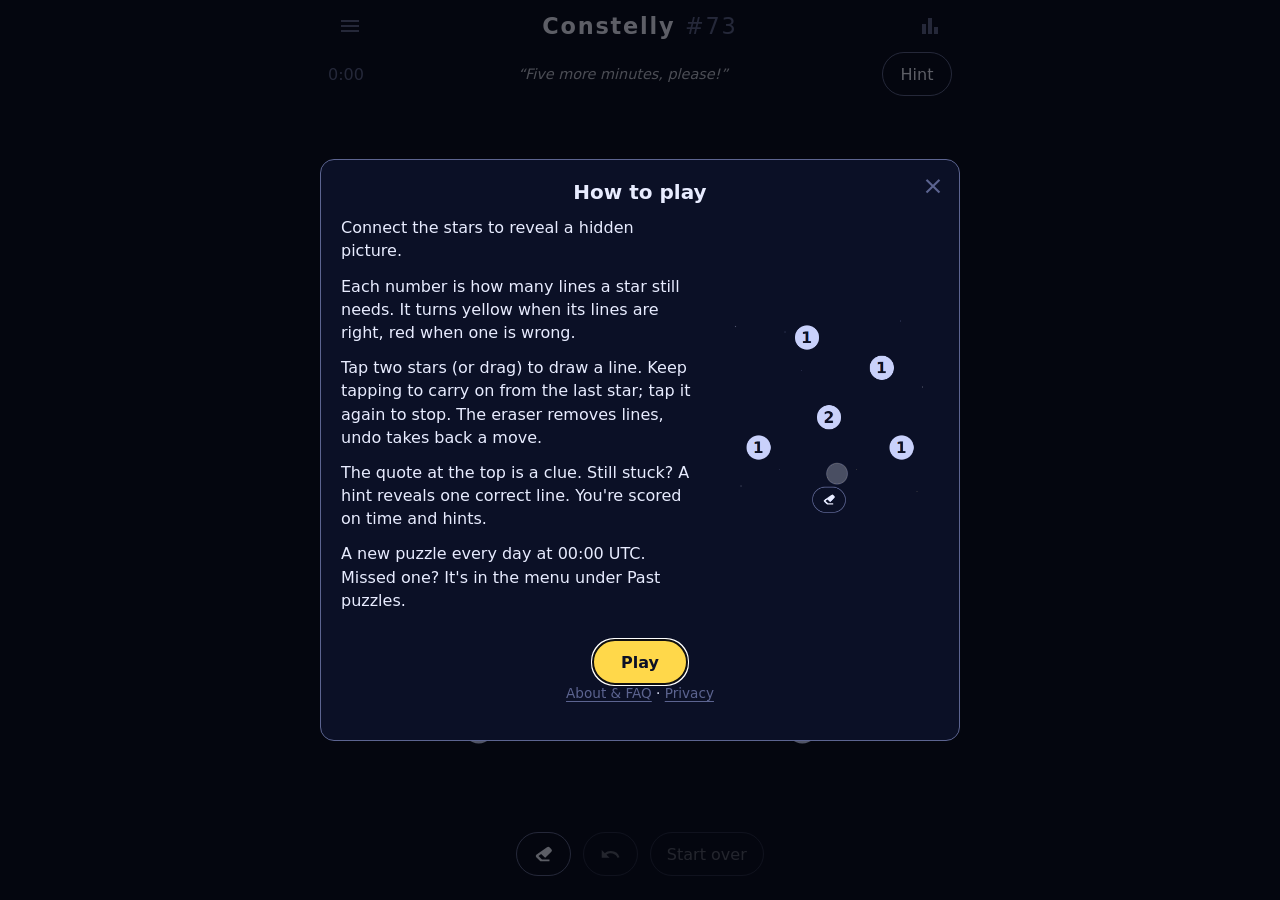
<file: index.html>
<!DOCTYPE html>
<html lang="en">
<head>
  <meta charset="utf-8">
  <meta name="viewport" content="width=device-width, initial-scale=1, viewport-fit=cover">
  <title>Constelly — daily constellation puzzle</title>
  <meta name="description" content="Connect the stars to reveal a hidden picture. A free new constellation puzzle every day — no login, no download.">
  <link rel="canonical" href="https://playconstelly.com/">
  <link rel="icon" href="img/favicon.svg" type="image/svg+xml">
  <link rel="icon" href="img/favicon-32.png" type="image/png" sizes="32x32">
  <link rel="apple-touch-icon" href="img/apple-touch-icon.png">
  <meta name="theme-color" content="#0b1026">
  <link rel="manifest" href="site.webmanifest">

  <!-- Link previews (WhatsApp, iMessage, Slack, X, Facebook…). Image: tools/make_icons.py -->
  <meta property="og:type" content="website">
  <meta property="og:site_name" content="Constelly">
  <meta property="og:url" content="https://playconstelly.com/">
  <meta property="og:title" content="Constelly — daily constellation puzzle">
  <meta property="og:description" content="Connect the stars to reveal a hidden picture. A new puzzle every day.">
  <meta property="og:image" content="https://playconstelly.com/img/og-image.png">
  <meta property="og:image:width" content="1200">
  <meta property="og:image:height" content="630">
  <meta property="og:image:alt" content="Constelly: numbered stars being joined into a paper plane on a night sky.">
  <meta name="twitter:card" content="summary_large_image">

  <link rel="stylesheet" href="css/style.css">
  <!-- Google AdSense (publisher ca-pub-2867727940898674). Auto ads + Google's certified consent
       message for EEA/UK/CH visitors are configured in the AdSense dashboard (Privacy & messaging),
       not here. Not on 404.html: AdSense doesn't allow ads on error pages. -->
  <script async src="https://pagead2.googlesyndication.com/pagead/js/adsbygoogle.js?client=ca-pub-2867727940898674"
          crossorigin="anonymous"></script>
</head>
<body>
  <header class="topbar">
    <button id="menu-btn" class="icon-btn" type="button" data-label="menu.button" aria-haspopup="dialog">
      <svg viewBox="0 0 24 24" aria-hidden="true"><path d="M3 6h18v2H3zm0 5h18v2H3zm0 5h18v2H3z"/></svg>
    </button>
    <h1 class="logo">Constelly <span id="puzzle-num" class="puzzle-num"></span></h1>
    <button id="stats-btn" class="icon-btn" type="button" data-label="stats.button">
      <svg viewBox="0 0 24 24" aria-hidden="true"><path d="M4 20V10h4v10zm6 0V4h4v16zm6 0v-7h4v7z"/></svg>
    </button>
  </header>

  <noscript><p class="reveal">Constelly needs JavaScript to run — please enable it and reload.</p></noscript>

  <main class="stage">
    <!-- Shown when playing an earlier day from "Past puzzles" (?n=N). -->
    <p id="archive-bar" class="archive-bar" hidden>
      <span id="archive-label"></span><span id="archive-today"> · <a href="./" data-text="archive.backToToday"></a></span>
    </p>
    <div class="hud">
      <span id="timer">0:00</span>
      <!-- The puzzle's clue: hints at the picture without naming it (puzzle.clue, optional). -->
      <p id="clue" class="clue" hidden></p>
      <button id="hint-btn" type="button">Hint</button>
    </div>
    <!-- The board: dots + lines are drawn into this SVG by js/render.js.
         Portrait 3:4, viewBox 1000 × 1333: puzzle coords (x 0–1, y 0–4/3) map as coord*1000. -->
    <div class="board-wrap">
      <svg id="board" viewBox="0 0 1000 1333" preserveAspectRatio="xMidYMid meet"
           role="img" aria-label="Puzzle board"></svg>
    </div>
    <div id="controls" class="controls">
      <button id="eraser-btn" type="button" aria-pressed="false" aria-label="Eraser" title="Eraser">
        <svg viewBox="0 0 24 24" aria-hidden="true"><path d="M16.2 3.8a2 2 0 0 1 2.8 0l2.2 2.2a2 2 0 0 1 0 2.8L12 18h7v2H8.5l-4.7-4.7a2 2 0 0 1 0-2.8zM6.3 13.9 10 17.6l.4.4H12l2-2-4.6-4.6z"/></svg>
      </button>
      <button id="undo-btn" type="button" aria-label="Undo" title="Undo" disabled>
        <svg viewBox="0 0 24 24" aria-hidden="true"><path d="M12.5 8c-2.6 0-5 1-6.9 2.6L2 7v9h9l-3.6-3.6A8 8 0 0 1 20.1 16l2.4-.8A10.5 10.5 0 0 0 12.5 8z"/></svg>
      </button>
      <button id="reset-btn" type="button" disabled>Start over</button>
    </div>
    <p id="reveal" class="reveal" hidden></p>
    <div class="solved-actions">
      <button id="results-btn" class="link-btn" type="button" data-text="results.openButton" hidden></button>
      <button id="replay-btn" class="link-btn" type="button" data-text="results.replay" hidden></button>
    </div>
  </main>

  <!-- Sidebar menu (slides in from the left). -->
  <dialog id="menu" class="dialog drawer" aria-labelledby="menu-heading">
    <form method="dialog" class="dialog-close-form">
      <button class="dialog-close" data-label="close">&times;</button>
    </form>
    <h2 id="menu-heading">Constelly</h2>
    <nav class="menu-list">
      <a class="menu-item" id="menu-today" href="./" data-text="menu.today"></a>
      <button class="menu-item" id="menu-past" type="button" data-text="menu.past"></button>
      <button class="menu-item" id="menu-help" type="button" data-text="menu.help"></button>
      <button class="menu-item" id="menu-stats" type="button" data-text="menu.stats"></button>
      <a class="menu-item menu-item--small" href="about.html" data-text="menu.about"></a>
      <a class="menu-item menu-item--small menu-item--tight" href="privacy.html" data-text="menu.privacy"></a>
    </nav>
  </dialog>

  <!-- Past puzzles: filled in by js/main.js from storage.archiveRows. -->
  <dialog id="past" class="dialog" aria-labelledby="past-heading">
    <form method="dialog" class="dialog-close-form">
      <button class="dialog-close" data-label="close">&times;</button>
    </form>
    <h2 id="past-heading" data-text="past.heading"></h2>
    <p class="past-note" data-text="past.note"></p>
    <ol id="past-list" class="past-list"></ol>
  </dialog>

  <dialog id="confirm-reset" class="confirm">
    <form method="dialog">
      <p>Clear all your lines and start over? The timer keeps running.</p>
      <div class="confirm-actions">
        <button value="cancel">Cancel</button>
        <button value="reset" class="danger">Start over</button>
      </div>
    </form>
  </dialog>

  <!-- Results: filled in by js/main.js (copy in js/strings.js). -->
  <dialog id="results" class="dialog" aria-labelledby="results-heading">
    <form method="dialog" class="dialog-close-form">
      <button class="dialog-close" data-label="close">&times;</button>
    </form>
    <h2 id="results-heading"></h2>
    <p id="results-title" class="results-title"></p>
    <p id="results-stars" class="results-stars"></p>
    <dl class="figures">
      <div><dt data-text="results.time"></dt><dd id="results-time"></dd></div>
      <div><dt data-text="results.hints"></dt><dd id="results-hints"></dd></div>
    </dl>
    <p id="results-replay" class="results-replay" hidden></p>
    <button id="share-btn" class="primary-btn" type="button" data-text="results.share" autofocus></button>
    <p id="share-status" class="share-status" role="status" aria-live="polite"></p>
    <p class="results-next" id="results-next"></p>
    <button id="results-replay-btn" class="link-btn" type="button" data-text="results.replay"></button>
  </dialog>

  <dialog id="help" class="dialog dialog--text" aria-labelledby="help-heading">
    <form method="dialog" class="dialog-close-form">
      <button class="dialog-close" data-label="close">&times;</button>
    </form>
    <h2 id="help-heading" data-text="help.heading"></h2>
    <div class="help-layout">
      <div id="help-body"></div>
      <!-- Tutorial animation (tools/make_tutorial_gif.py). Beside the text on wide screens, below
           it on phones; a still frame replaces it for prefers-reduced-motion. alt set from strings. -->
      <picture class="help-demo">
        <!-- src/srcset are filled in when the dialog first opens (main.js), so the 220 KB animation
             isn't downloaded by visitors who never look at it. -->
        <source data-srcset="img/tutorial-still.png" media="(prefers-reduced-motion: reduce)">
        <img id="help-demo-img" data-src="img/tutorial.gif" width="400" height="400" alt="">
      </picture>
    </div>
    <form method="dialog"><button class="primary-btn" data-text="help.close" autofocus></button></form>
    <p class="dialog-links"><a href="about.html" data-text="help.about"></a> · <a href="privacy.html" data-text="help.privacy"></a></p>
  </dialog>

  <dialog id="stats" class="dialog" aria-labelledby="stats-heading">
    <form method="dialog" class="dialog-close-form">
      <button class="dialog-close" data-label="close">&times;</button>
    </form>
    <h2 id="stats-heading" data-text="stats.heading"></h2>
    <dl class="figures figures--stats">
      <div><dt data-text="stats.solved"></dt><dd id="stat-solved"></dd></div>
      <div><dt data-text="stats.streak"></dt><dd id="stat-streak"></dd></div>
      <div><dt data-text="stats.maxStreak"></dt><dd id="stat-max-streak"></dd></div>
      <div><dt data-text="stats.avgTime"></dt><dd id="stat-avg"></dd></div>
      <div><dt data-text="stats.bestTime"></dt><dd id="stat-best"></dd></div>
      <div><dt data-text="stats.avgHints"></dt><dd id="stat-avg-hints"></dd></div>
    </dl>
    <button id="stats-today" class="primary-btn" type="button" data-text="stats.viewToday" hidden></button>
    <p class="dialog-links"><button id="stats-past" class="link-btn" type="button" data-text="menu.past"></button></p>
  </dialog>

  <footer class="footer">
    <!-- Reserved for step 7 (ads / cookie settings link). -->
  </footer>

  <script type="module" src="js/main.js"></script>
  <!-- Cloudflare Web Analytics (cookie-free visit counts; dashboard: Cloudflare → Web analytics) -->
  <script type='module' src='https://static.cloudflareinsights.com/beacon.min.js' data-cf-beacon='{"token": "86d6de4dda4b434fa146aac74d4b9661"}'></script>
</body>
</html>
</file>
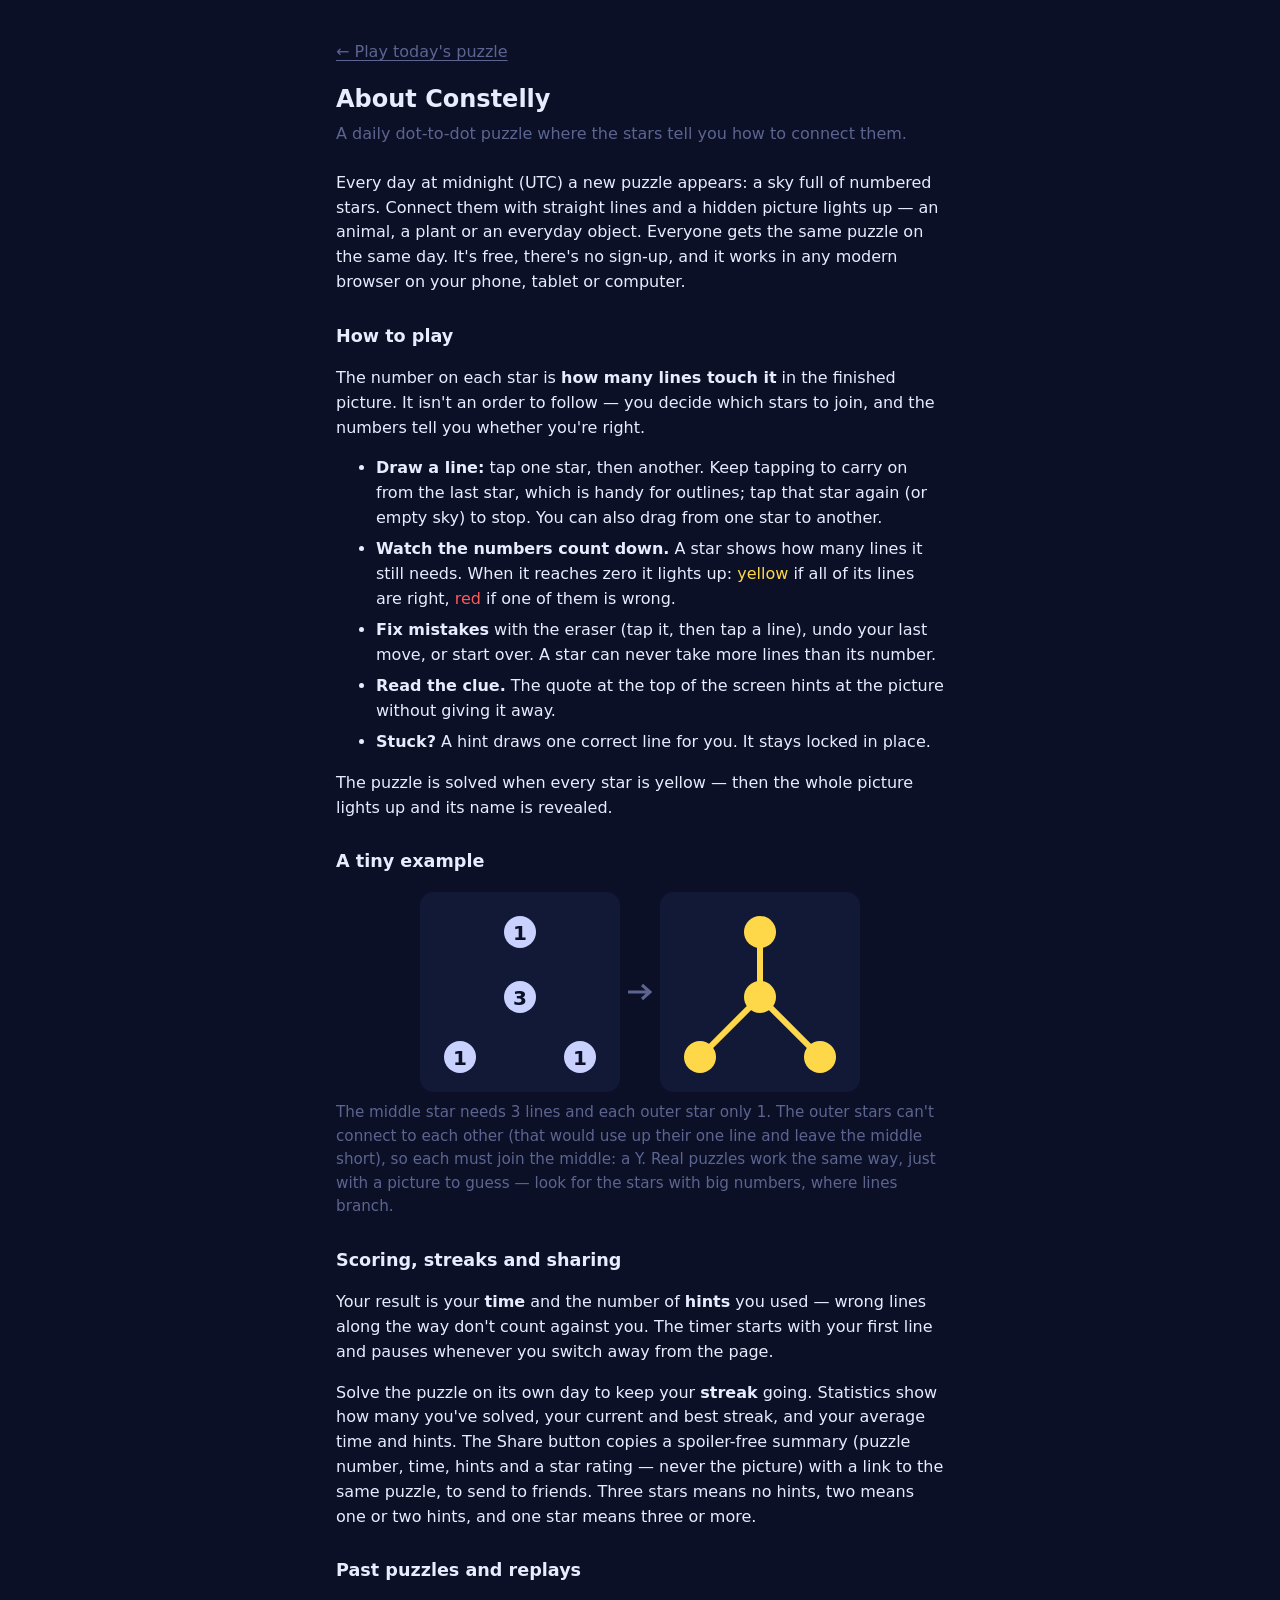
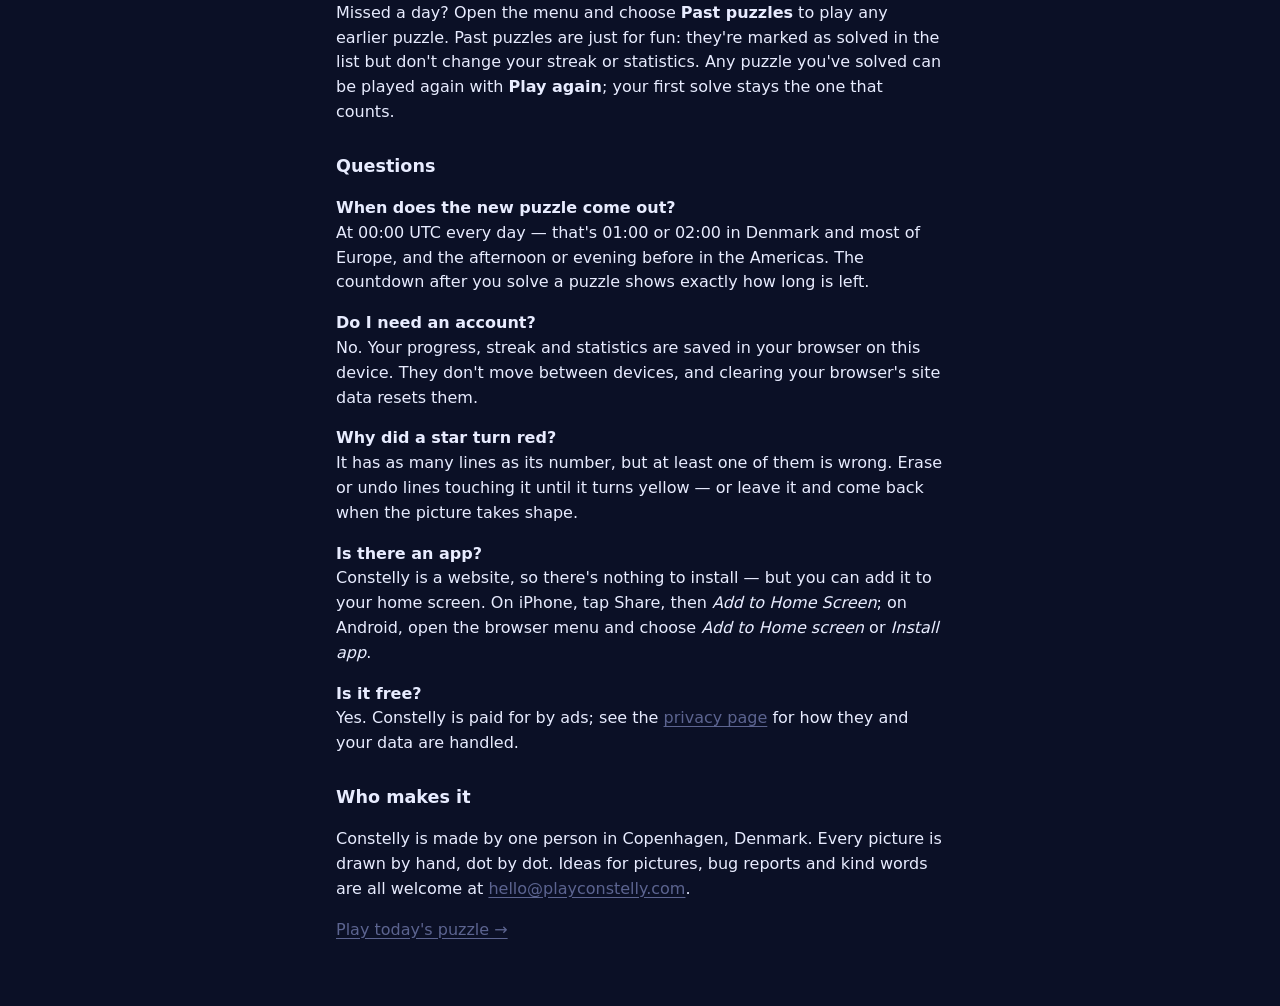
<file: about.html>
<!DOCTYPE html>
<html lang="en">
<head>
  <meta charset="utf-8">
  <meta name="viewport" content="width=device-width, initial-scale=1, viewport-fit=cover">
  <title>About Constelly — the daily dot-to-dot star puzzle</title>
  <meta name="description" content="Constelly is a free daily puzzle: connect numbered stars to reveal a hidden picture. How to play, tips, streaks, past puzzles and FAQ.">
  <link rel="canonical" href="https://playconstelly.com/about.html">
  <link rel="icon" href="img/favicon.svg" type="image/svg+xml">
  <link rel="icon" href="img/favicon-32.png" type="image/png" sizes="32x32">
  <link rel="apple-touch-icon" href="img/apple-touch-icon.png">
  <meta name="theme-color" content="#0b1026">
  <meta property="og:type" content="website">
  <meta property="og:site_name" content="Constelly">
  <meta property="og:url" content="https://playconstelly.com/about.html">
  <meta property="og:title" content="About Constelly — the daily dot-to-dot star puzzle">
  <meta property="og:description" content="Connect numbered stars to reveal a hidden picture. A new puzzle every day.">
  <meta property="og:image" content="https://playconstelly.com/img/og-image.png">
  <meta name="twitter:card" content="summary_large_image">
  <link rel="stylesheet" href="css/style.css">
  <!-- Google AdSense (publisher ca-pub-2867727940898674), same as index.html / privacy.html. -->
  <script async src="https://pagead2.googlesyndication.com/pagead/js/adsbygoogle.js?client=ca-pub-2867727940898674"
          crossorigin="anonymous"></script>
</head>
<body>
  <!-- Player-facing text: keep it true to the game (CLAUDE.md "Core mechanic" / "Controls"). -->
  <main class="page">
    <p><a href="./">&larr; Play today's puzzle</a></p>
    <h1>About Constelly</h1>
    <p class="updated">A daily dot-to-dot puzzle where the stars tell you how to connect them.</p>

    <p>Every day at midnight (UTC) a new puzzle appears: a sky full of numbered stars. Connect them
      with straight lines and a hidden picture lights up — an animal, a plant or an everyday object.
      Everyone gets the same puzzle on the same day. It's free, there's no sign-up, and it works in
      any modern browser on your phone, tablet or computer.</p>

    <h2>How to play</h2>
    <p>The number on each star is <strong>how many lines touch it</strong> in the finished picture.
      It isn't an order to follow — you decide which stars to join, and the numbers tell you whether
      you're right.</p>
    <ul>
      <li><strong>Draw a line:</strong> tap one star, then another. Keep tapping to carry on from the
        last star, which is handy for outlines; tap that star again (or empty sky) to stop. You can
        also drag from one star to another.</li>
      <li><strong>Watch the numbers count down.</strong> A star shows how many lines it still needs.
        When it reaches zero it lights up: <span style="color: var(--ok)">yellow</span> if all of its
        lines are right, <span style="color: var(--bad)">red</span> if one of them is wrong.</li>
      <li><strong>Fix mistakes</strong> with the eraser (tap it, then tap a line), undo your last move,
        or start over. A star can never take more lines than its number.</li>
      <li><strong>Read the clue.</strong> The quote at the top of the screen hints at the picture
        without giving it away.</li>
      <li><strong>Stuck?</strong> A hint draws one correct line for you. It stays locked in place.</li>
    </ul>
    <p>The puzzle is solved when every star is yellow — then the whole picture lights up and its name is revealed.</p>

    <h2>A tiny example</h2>
    <figure class="example">
      <svg viewBox="0 0 440 200" role="img"
           aria-label="Left: four stars numbered 1, 3, 1 and 1. Right: the same stars joined in a Y shape, all yellow.">
        <rect x="0" y="0" width="200" height="200" rx="14" fill="#121937"/>
        <rect x="240" y="0" width="200" height="200" rx="14" fill="#121937"/>
        <g font-family="system-ui, sans-serif" font-size="20" font-weight="700" text-anchor="middle" dominant-baseline="central">
          <circle cx="100" cy="40" r="16" fill="#c9d1ff"/><text x="100" y="41" fill="#0b1026">1</text>
          <circle cx="100" cy="105" r="16" fill="#c9d1ff"/><text x="100" y="106" fill="#0b1026">3</text>
          <circle cx="40" cy="165" r="16" fill="#c9d1ff"/><text x="40" y="166" fill="#0b1026">1</text>
          <circle cx="160" cy="165" r="16" fill="#c9d1ff"/><text x="160" y="166" fill="#0b1026">1</text>
        </g>
        <g stroke="#ffd84a" stroke-width="6" stroke-linecap="round">
          <line x1="340" y1="40" x2="340" y2="105"/><line x1="340" y1="105" x2="280" y2="165"/>
          <line x1="340" y1="105" x2="400" y2="165"/>
        </g>
        <g fill="#ffd84a">
          <circle cx="340" cy="40" r="16"/><circle cx="340" cy="105" r="16"/>
          <circle cx="280" cy="165" r="16"/><circle cx="400" cy="165" r="16"/>
        </g>
        <path d="M208 100h22m-8-7 8 7-8 7" fill="none" stroke="#5c6490" stroke-width="3"/>
      </svg>
      <figcaption>The middle star needs 3 lines and each outer star only 1. The outer stars can't
        connect to each other (that would use up their one line and leave the middle short), so each
        must join the middle: a Y. Real puzzles work the same way, just with a picture to guess —
        look for the stars with big numbers, where lines branch.</figcaption>
    </figure>

    <h2>Scoring, streaks and sharing</h2>
    <p>Your result is your <strong>time</strong> and the number of <strong>hints</strong> you used —
      wrong lines along the way don't count against you. The timer starts with your first line and
      pauses whenever you switch away from the page.</p>
    <p>Solve the puzzle on its own day to keep your <strong>streak</strong> going. Statistics show how
      many you've solved, your current and best streak, and your average time and hints. The Share
      button copies a spoiler-free summary (puzzle number, time, hints and a star rating — never the
      picture) with a link to the same puzzle, to send to friends. Three stars means no hints, two
      means one or two hints, and one star means three or more.</p>

    <h2>Past puzzles and replays</h2>
    <p>Missed a day? Open the menu and choose <strong>Past puzzles</strong> to play any earlier puzzle.
      Past puzzles are just for fun: they're marked as solved in the list but don't change your streak
      or statistics. Any puzzle you've solved can be played again with <strong>Play again</strong>;
      your first solve stays the one that counts.</p>

    <h2>Questions</h2>
    <p><strong>When does the new puzzle come out?</strong><br>
      At 00:00 UTC every day — that's 01:00 or 02:00 in Denmark and most of Europe, and the afternoon or
      evening before in the Americas. The countdown after you solve a puzzle shows exactly how long is left.</p>
    <p><strong>Do I need an account?</strong><br>
      No. Your progress, streak and statistics are saved in your browser on this device. They don't
      move between devices, and clearing your browser's site data resets them.</p>
    <p><strong>Why did a star turn red?</strong><br>
      It has as many lines as its number, but at least one of them is wrong. Erase or undo lines
      touching it until it turns yellow — or leave it and come back when the picture takes shape.</p>
    <p><strong>Is there an app?</strong><br>
      Constelly is a website, so there's nothing to install — but you can add it to your home screen.
      On iPhone, tap Share, then <em>Add to Home Screen</em>; on Android, open the browser menu and
      choose <em>Add to Home screen</em> or <em>Install app</em>.</p>
    <p><strong>Is it free?</strong><br>
      Yes. Constelly is paid for by ads; see the <a href="privacy.html">privacy page</a> for how
      they and your data are handled.</p>

    <h2>Who makes it</h2>
    <p>Constelly is made by one person in Copenhagen, Denmark. Every picture is drawn by hand, dot by
      dot. Ideas for pictures, bug reports and kind words are all welcome at
      <a href="mailto:hello@playconstelly.com">hello@playconstelly.com</a>.</p>

    <p><a href="./">Play today's puzzle &rarr;</a></p>
  </main>
  <!-- Cloudflare Web Analytics (cookie-free visit counts; dashboard: Cloudflare → Web analytics) -->
  <script type='module' src='https://static.cloudflareinsights.com/beacon.min.js' data-cf-beacon='{"token": "86d6de4dda4b434fa146aac74d4b9661"}'></script>
</body>
</html>
</file>
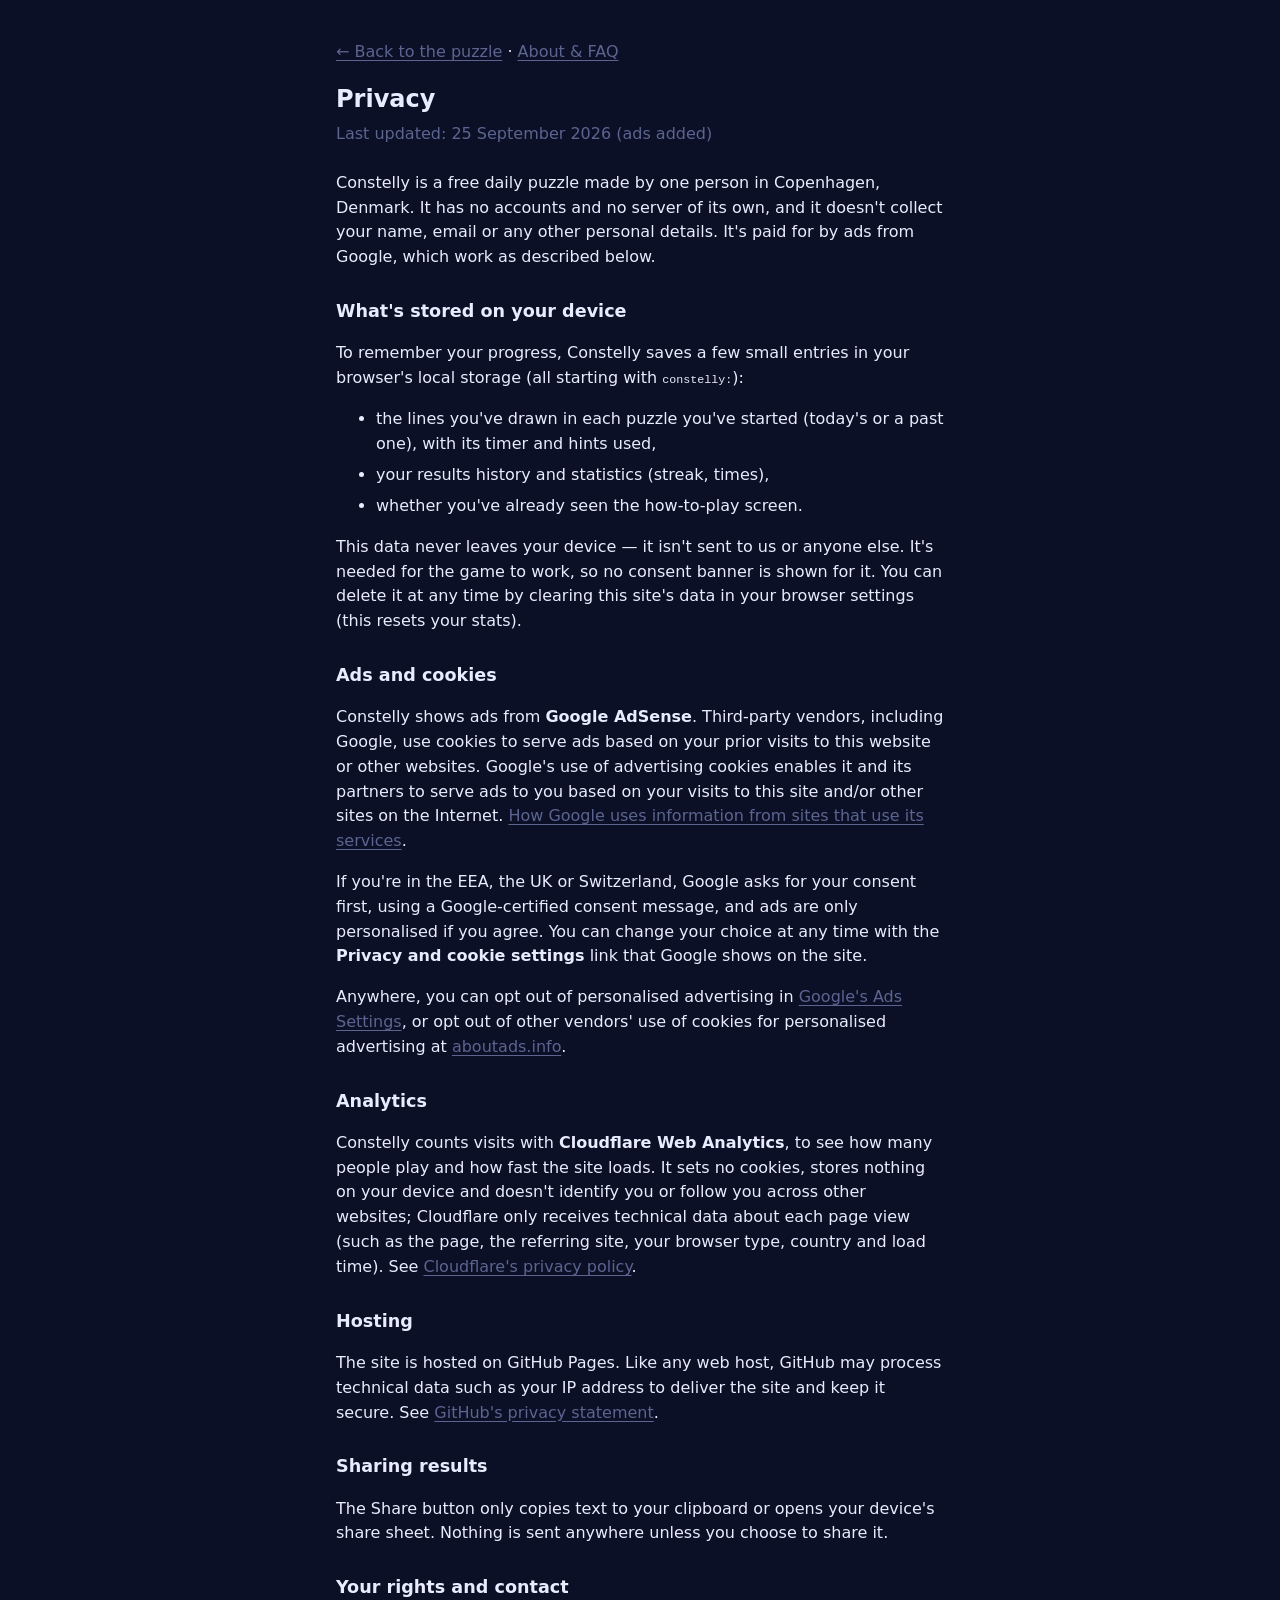
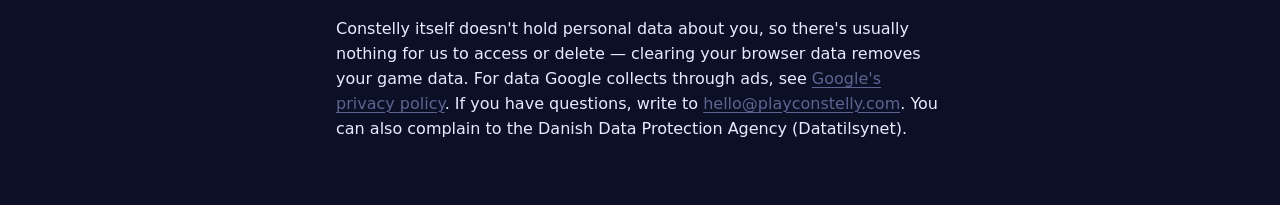
<file: privacy.html>
<!DOCTYPE html>
<html lang="en">
<head>
  <meta charset="utf-8">
  <meta name="viewport" content="width=device-width, initial-scale=1, viewport-fit=cover">
  <title>Privacy — Constelly</title>
  <meta name="description" content="How Constelly handles your data: no accounts, game progress kept on your device, ads from Google AdSense.">
  <link rel="canonical" href="https://playconstelly.com/privacy.html">
  <link rel="icon" href="img/favicon.svg" type="image/svg+xml">
  <link rel="icon" href="img/favicon-32.png" type="image/png" sizes="32x32">
  <link rel="apple-touch-icon" href="img/apple-touch-icon.png">
  <meta name="theme-color" content="#0b1026">
  <link rel="stylesheet" href="css/style.css">
  <!-- Google AdSense (publisher ca-pub-2867727940898674). Auto ads + Google's certified consent
       message for EEA/UK/CH visitors are configured in the AdSense dashboard (Privacy & messaging),
       not here. Not on 404.html: AdSense doesn't allow ads on error pages. -->
  <script async src="https://pagead2.googlesyndication.com/pagead/js/adsbygoogle.js?client=ca-pub-2867727940898674"
          crossorigin="anonymous"></script>
</head>
<body>
  <!-- Not legal advice. The AdSense disclosures follow Google's "Required content" guidance
       (support.google.com/adsense/answer/1348695). Keep in sync if analytics are added. -->
  <main class="page">
    <p><a href="./">&larr; Back to the puzzle</a> · <a href="about.html">About &amp; FAQ</a></p>
    <h1>Privacy</h1>
    <p class="updated">Last updated: 25 September 2026 (ads added)</p>

    <p>Constelly is a free daily puzzle made by one person in Copenhagen, Denmark. It has no
      accounts and no server of its own, and it doesn't collect your name, email or any other
      personal details. It's paid for by ads from Google, which work as described below.</p>

    <h2>What's stored on your device</h2>
    <p>To remember your progress, Constelly saves a few small entries in your browser's local
      storage (all starting with <code>constelly:</code>):</p>
    <ul>
      <li>the lines you've drawn in each puzzle you've started (today's or a past one), with its timer and hints used,</li>
      <li>your results history and statistics (streak, times),</li>
      <li>whether you've already seen the how-to-play screen.</li>
    </ul>
    <p>This data never leaves your device — it isn't sent to us or anyone else. It's needed for
      the game to work, so no consent banner is shown for it. You can delete it at any time by
      clearing this site's data in your browser settings (this resets your stats).</p>

    <h2>Ads and cookies</h2>
    <p>Constelly shows ads from <strong>Google AdSense</strong>. Third-party vendors, including
      Google, use cookies to serve ads based on your prior visits to this website or other
      websites. Google's use of advertising cookies enables it and its partners to serve ads to you
      based on your visits to this site and/or other sites on the Internet.
      <a href="https://policies.google.com/technologies/partner-sites">How Google uses information
      from sites that use its services</a>.</p>
    <p>If you're in the EEA, the UK or Switzerland, Google asks for your consent first, using a
      Google-certified consent message, and ads are only personalised if you agree. You can change
      your choice at any time with the <strong>Privacy and cookie settings</strong> link that Google
      shows on the site<span id="consent-link-wrap" hidden>, or here:
      <button id="consent-link" class="link-btn" type="button">Privacy and cookie settings</button></span>.</p>
    <p>Anywhere, you can opt out of personalised advertising in
      <a href="https://www.google.com/settings/ads">Google's Ads Settings</a>, or opt out of other
      vendors' use of cookies for personalised advertising at
      <a href="https://www.aboutads.info/choices/">aboutads.info</a>.</p>

    <h2>Analytics</h2>
    <p>Constelly counts visits with <strong>Cloudflare Web Analytics</strong>, to see how many people
      play and how fast the site loads. It sets no cookies, stores nothing on your device and doesn't
      identify you or follow you across other websites; Cloudflare only receives technical data about
      each page view (such as the page, the referring site, your browser type, country and load
      time). See <a href="https://www.cloudflare.com/privacypolicy/">Cloudflare's privacy policy</a>.</p>

    <h2>Hosting</h2>
    <p>The site is hosted on GitHub Pages. Like any web host, GitHub may process technical data
      such as your IP address to deliver the site and keep it secure. See
      <a href="https://docs.github.com/en/site-policy/privacy-policies/github-general-privacy-statement">GitHub's privacy statement</a>.</p>

    <h2>Sharing results</h2>
    <p>The Share button only copies text to your clipboard or opens your device's share sheet.
      Nothing is sent anywhere unless you choose to share it.</p>

    <h2>Your rights and contact</h2>
    <p>Constelly itself doesn't hold personal data about you, so there's usually nothing for us to
      access or delete — clearing your browser data removes your game data. For data Google collects
      through ads, see <a href="https://policies.google.com/privacy">Google's privacy policy</a>. If you have questions,
      write to <a href="mailto:hello@playconstelly.com">hello@playconstelly.com</a>. You can also complain to the Danish Data Protection Agency
      (Datatilsynet).</p>
  </main>
  <script>
    // Optional extra way back into Google's consent message (Google also shows its own link).
    // Only offered once Google's consent tool has loaded, i.e. where the message applies.
    (function () {
      var tries = 0;
      var timer = setInterval(function () {
        var fc = window.googlefc;
        if (fc && fc.callbackQueue && fc.showRevocationMessage) {
          clearInterval(timer);
          document.getElementById("consent-link-wrap").hidden = false;
          document.getElementById("consent-link").onclick = function () {
            fc.callbackQueue.push(fc.showRevocationMessage);
          };
        } else if (++tries > 20) clearInterval(timer);
      }, 500);
    })();
  </script>
  <!-- Cloudflare Web Analytics (cookie-free visit counts; dashboard: Cloudflare → Web analytics) -->
  <script type='module' src='https://static.cloudflareinsights.com/beacon.min.js' data-cf-beacon='{"token": "86d6de4dda4b434fa146aac74d4b9661"}'></script>
</body>
</html>
</file>
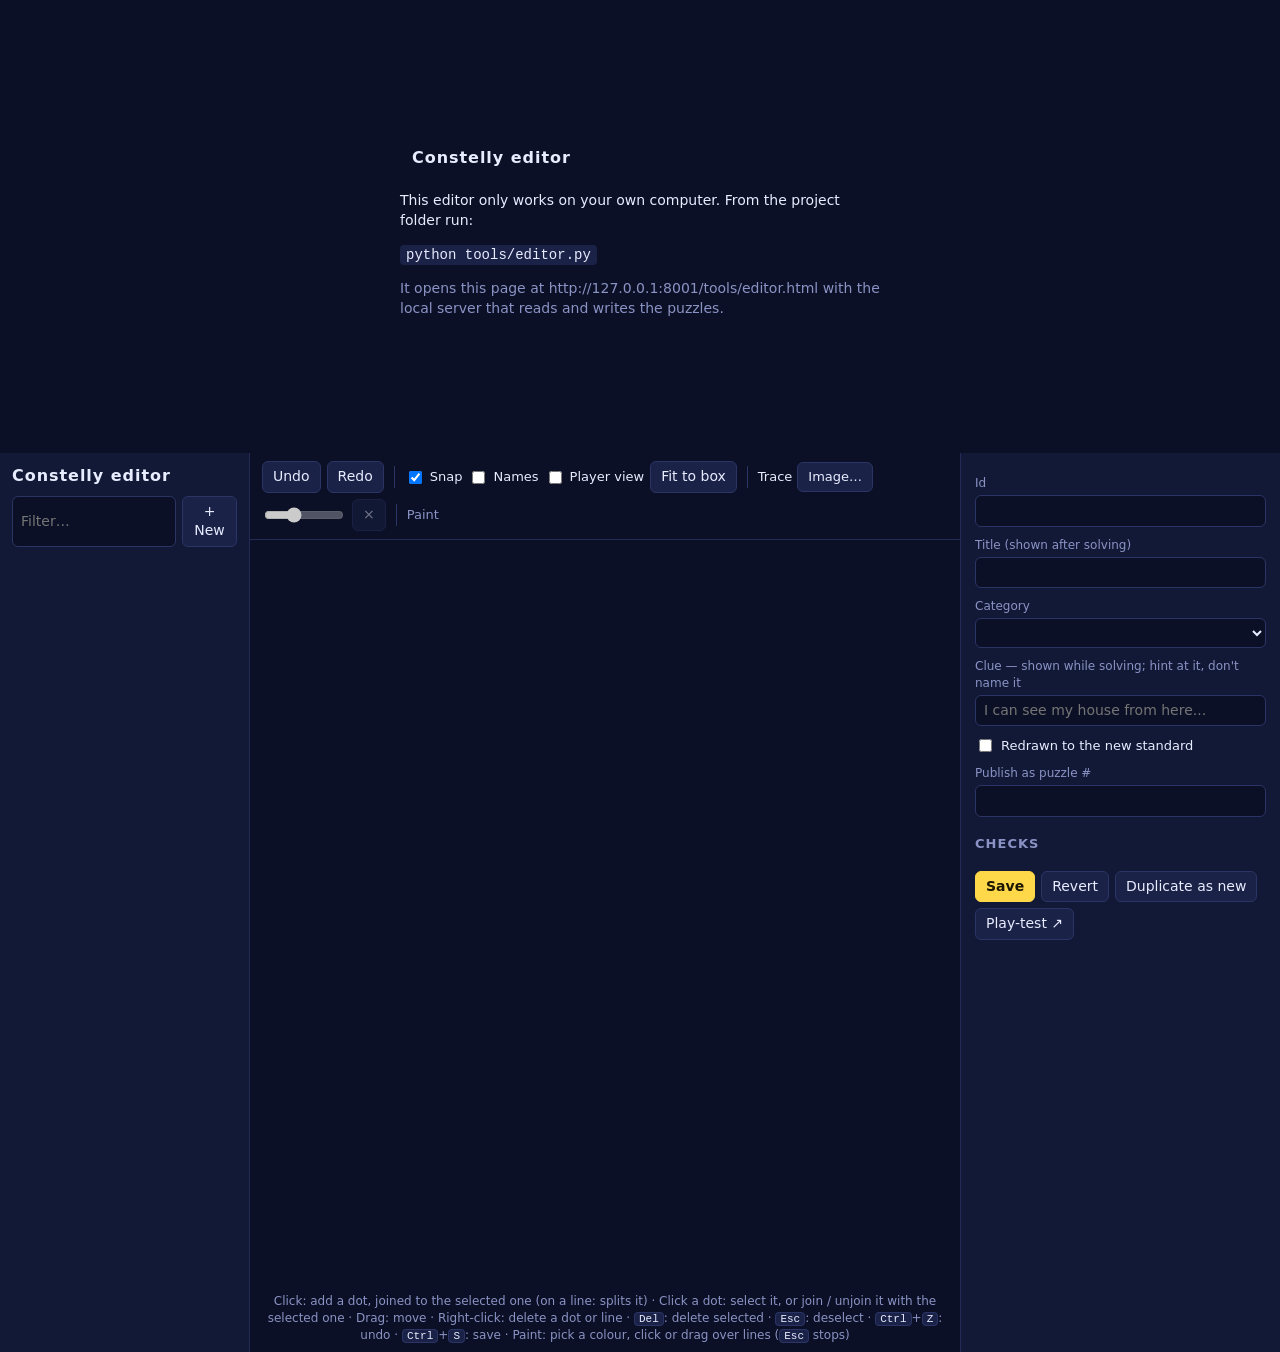
<file: tools/editor.html>
<!DOCTYPE html>
<html lang="en">
<head>
  <meta charset="utf-8">
  <meta name="viewport" content="width=device-width, initial-scale=1">
  <meta name="robots" content="noindex">
  <title>Constelly editor</title>
  <link rel="icon" href="../img/favicon.svg" type="image/svg+xml">
  <!-- Puzzle editor. Needs the local server: python tools/editor.py (see that file). -->
  <style>
    :root {
      --bg: #0b1026; --panel: #121937; --panel2: #1a2247; --fg: #e8ecff; --muted: #8a93c4;
      --dim: #5c6490; --dot: #c9d1ff; --line: #7f8bd6; --ok: #ffd84a; --bad: #ff5a5a;
      --warn: #ffb04a; --good: #6fdc8c;
    }
    * { box-sizing: border-box; }
    html, body { margin: 0; height: 100%; background: var(--bg); color: var(--fg);
      font: 14px/1.4 system-ui, -apple-system, "Segoe UI", Roboto, sans-serif; }
    button, input, select { font: inherit; color: inherit; }
    button { background: var(--panel2); border: 1px solid #2b3565; border-radius: 6px;
      padding: 5px 10px; cursor: pointer; }
    button:hover:not(:disabled) { border-color: var(--line); }
    button:disabled { opacity: 0.45; cursor: default; }
    button.primary { background: var(--ok); color: #1b1600; border-color: var(--ok); font-weight: 600; }
    input[type=text], input[type=number], select { background: var(--bg); border: 1px solid #2b3565;
      border-radius: 6px; padding: 5px 8px; width: 100%; }
    input:read-only { color: var(--muted); }
    label { display: block; color: var(--muted); font-size: 12px; margin: 10px 0 3px; }

    .app { display: grid; grid-template-columns: 250px 1fr 320px; height: 100vh; }
    aside, .panel { background: var(--panel); overflow: auto; }
    aside { border-right: 1px solid #222b55; display: flex; flex-direction: column; }
    .panel { border-left: 1px solid #222b55; padding: 12px 14px 24px; }
    h1 { font-size: 16px; letter-spacing: 0.06em; margin: 0; padding: 12px 12px 8px; }
    h2 { font-size: 13px; text-transform: uppercase; letter-spacing: 0.08em; color: var(--muted);
      margin: 18px 0 6px; }
    .list-tools { display: flex; gap: 6px; padding: 0 12px 8px; }
    .list { list-style: none; margin: 0; padding: 0 0 12px; overflow: auto; flex: 1; }
    .list li { display: grid; grid-template-columns: 38px 1fr auto; gap: 6px; align-items: baseline;
      padding: 5px 12px; cursor: pointer; border-left: 3px solid transparent; }
    .list li:hover { background: var(--panel2); }
    .list li.active { background: var(--panel2); border-left-color: var(--ok); }
    .list .num { color: var(--dim); font-variant-numeric: tabular-nums; }
    .list .date { color: var(--dim); font-size: 12px; }
    .list .t { white-space: nowrap; overflow: hidden; text-overflow: ellipsis; }
    .badge { font-size: 10px; padding: 1px 5px; border-radius: 8px; margin-left: 4px;
      text-transform: uppercase; letter-spacing: 0.05em; }
    .badge.played { background: #2b3565; color: var(--muted); }
    .badge.today { background: var(--ok); color: #1b1600; }
    .badge.dull { background: #4a3514; color: var(--warn); }
    .badge.old { background: transparent; border: 1px solid #3a4580; color: var(--dim); }
    label.check { display: flex; gap: 6px; align-items: center; color: var(--fg); font-size: 13px; }

    main { display: flex; flex-direction: column; min-width: 0; }
    .toolbar { display: flex; flex-wrap: wrap; gap: 6px; align-items: center; padding: 8px 12px;
      border-bottom: 1px solid #222b55; }
    .toolbar .sep { width: 1px; height: 22px; background: #2b3565; margin: 0 4px; }
    .toolbar label { display: inline-flex; gap: 5px; align-items: center; margin: 0; color: var(--fg); font-size: 13px; }
    .toolbar input[type=range] { width: 80px; }
    .stage { flex: 1; min-height: 0; display: grid; place-items: center; padding: 10px;
      container-type: size; }
    svg#canvas { width: min(100cqw, 75cqh); height: auto; aspect-ratio: 3 / 4; display: block;
      touch-action: none; user-select: none; }
    .hint-bar { padding: 6px 12px 10px; color: var(--muted); font-size: 12px; text-align: center; }
    kbd { background: var(--panel2); border: 1px solid #2b3565; border-radius: 4px; padding: 0 4px;
      font: 11px ui-monospace, monospace; color: var(--fg); }

    .banner { border-radius: 6px; padding: 8px 10px; margin: 8px 0; font-size: 13px; }
    .banner.warn { background: #3a2a10; color: var(--warn); }
    .banner.bad { background: #3a1418; color: #ff9a9a; }
    .banner.good { background: #12321f; color: var(--good); }
    .stats { display: grid; grid-template-columns: 1fr auto; gap: 3px 10px; font-variant-numeric: tabular-nums; }
    .stats .v.good { color: var(--good); } .stats .v.warn { color: var(--warn); } .stats .v.bad { color: var(--bad); }
    ul.issues { margin: 4px 0; padding-left: 18px; }
    ul.issues li.bad { color: #ff9a9a; } ul.issues li.warn { color: var(--warn); }
    .actions { display: flex; gap: 6px; flex-wrap: wrap; margin-top: 12px; }
    pre.out { white-space: pre-wrap; background: var(--bg); border-radius: 6px; padding: 8px;
      font: 12px/1.35 ui-monospace, Consolas, monospace; max-height: 260px; overflow: auto; }
    .muted { color: var(--muted); }
    .offline { max-width: 520px; margin: 15vh auto; padding: 0 20px; }
    .offline code { background: var(--panel2); padding: 2px 6px; border-radius: 4px; }

    /* canvas */
    .grid-minor { stroke: #16204a; stroke-width: 1; }
    .grid-major { stroke: #1f2a5c; stroke-width: 1.5; }
    .fitbox { fill: none; stroke: #3a4580; stroke-width: 2; stroke-dasharray: 10 8; }
    .edge { stroke: var(--ok); stroke-width: 7; stroke-linecap: round; }  /* colour set inline */
    .edge.hover { stroke-width: 12; }
    .edge.problem { stroke-dasharray: 14 10; }
    .palette { display: inline-flex; gap: 4px; align-items: center; }
    .swatch { width: 24px; height: 24px; padding: 0; border-radius: 50%; border: 2px solid transparent; }
    .swatch[aria-pressed="true"] { border-color: #fff; box-shadow: 0 0 0 2px var(--bg), 0 0 0 4px #fff; }
    .painting svg#canvas { cursor: cell; }
    .rubber { stroke: var(--dot); stroke-width: 3; stroke-dasharray: 6 8; opacity: 0.6; pointer-events: none; }
    .dot circle { fill: var(--dot); stroke: none; }
    .dot text { fill: var(--bg); font: 700 26px system-ui, sans-serif; text-anchor: middle;
      dominant-baseline: central; pointer-events: none; }
    .dot.isolated circle { fill: var(--bg); stroke: var(--dot); stroke-width: 4; }
    .dot.isolated text { fill: var(--dot); }
    .dot.problem circle { stroke: var(--bad); stroke-width: 6; }
    .dot.hover circle { fill: #fff; }
    .dot.selected circle { fill: var(--ok); stroke: #fff3b0; stroke-width: 5; }
    .dot .name { fill: var(--dim); font: 500 20px ui-monospace, monospace; dominant-baseline: auto; }
    .player .dot circle { fill: var(--dot); }
    .player .dot text { font-size: 30px; }
  </style>
</head>
<body>
  <div id="offline" class="offline" hidden>
    <h1>Constelly editor</h1>
    <p>This editor only works on your own computer. From the project folder run:</p>
    <p><code>python tools/editor.py</code></p>
    <p class="muted">It opens this page at http://127.0.0.1:8001/tools/editor.html with the
      local server that reads and writes the puzzles.</p>
    <p id="offline-detail" class="muted"></p>
  </div>

  <div id="app" class="app" hidden>
    <aside>
      <h1>Constelly editor</h1>
      <div class="list-tools">
        <input id="filter" type="text" placeholder="Filter…" autocomplete="off">
        <button id="new-btn" title="Start a new puzzle">+ New</button>
      </div>
      <ul id="list" class="list"></ul>
    </aside>

    <main>
      <div class="toolbar">
        <button id="undo-btn" title="Undo (Ctrl+Z)">Undo</button>
        <button id="redo-btn" title="Redo (Ctrl+Shift+Z)">Redo</button>
        <span class="sep"></span>
        <label title="Snap dots to a 0.01 grid (hold Alt while dragging to override)"><input id="snap" type="checkbox" checked> Snap</label>
        <label title="Show dot names"><input id="names" type="checkbox"> Names</label>
        <label title="What players see: the fitted board, numbers only"><input id="player" type="checkbox"> Player view</label>
        <button id="fit-btn" title="Scale and centre the drawing into the dashed box, as saving will">Fit to box</button>
        <span class="sep"></span>
        <label title="A picture to trace over (only shown here, never saved)">Trace <input id="trace-file" type="file" accept="image/*" hidden><button id="trace-btn" type="button">Image…</button></label>
        <input id="trace-opacity" type="range" min="0" max="1" step="0.05" value="0.35" title="Trace image opacity" disabled>
        <button id="trace-clear" disabled title="Remove trace image">×</button>
        <span class="sep"></span>
        <span class="palette" id="palette" title="Line colours in the solved picture. Pick one, then click or drag over lines. Yellow = default. Esc stops."><span class="muted" style="font-size:13px">Paint</span></span>
      </div>
      <div class="stage"><svg id="canvas" viewBox="0 0 1000 1333"></svg></div>
      <div class="hint-bar">
        Click: add a dot, joined to the selected one (on a line: splits it) · Click a dot: select it,
        or join / unjoin it with the selected one · Drag: move · Right-click: delete a dot or line ·
        <kbd>Del</kbd>: delete selected · <kbd>Esc</kbd>: deselect · <kbd>Ctrl</kbd>+<kbd>Z</kbd>: undo · <kbd>Ctrl</kbd>+<kbd>S</kbd>: save ·
        Paint: pick a colour, click or drag over lines (<kbd>Esc</kbd> stops)
      </div>
    </main>

    <section class="panel">
      <div id="played-banner" class="banner warn" hidden></div>
      <label for="f-id">Id</label>
      <input id="f-id" type="text" autocomplete="off" spellcheck="false">
      <label for="f-title">Title (shown after solving)</label>
      <input id="f-title" type="text" autocomplete="off">
      <label for="f-cat">Category</label>
      <select id="f-cat"></select>
      <label for="f-clue">Clue — shown while solving; hint at it, don't name it</label>
      <input id="f-clue" type="text" maxlength="80" autocomplete="off" placeholder="I can see my house from here...">
      <label class="check" title="Listed in REDRAWN in author_puzzles.py: drawn to the new standard"><input id="f-redrawn" type="checkbox"> Redrawn to the new standard</label>
      <div id="pos-wrap">
        <label for="f-pos">Publish as puzzle #</label>
        <input id="f-pos" type="number">
        <div id="pos-date" class="muted" style="font-size:12px;margin-top:3px"></div>
      </div>

      <h2>Checks</h2>
      <div id="stats" class="stats"></div>
      <ul id="issues" class="issues"></ul>

      <div class="actions">
        <button id="save-btn" class="primary">Save</button>
        <button id="revert-btn" title="Throw away unsaved changes">Revert</button>
        <button id="dup-btn" title="Copy this drawing into a new puzzle">Duplicate as new</button>
        <button id="play-btn" title="Open the saved version in the game">Play-test ↗</button>
      </div>
      <div id="save-result"></div>
    </section>
  </div>

<script type="module">
// Puzzle coordinates are board units (x 0–1, y 0–4/3); the SVG draws them ×1000.
// Checks mirror tools/validate_puzzles.py and tools/puzzle_quality.py and run on the fitted
// drawing (what tools/author_puzzles.py will ship), so they match the real validator.
const S = 1000, BOARD_H = 4 / 3;
const BOX = [0.08, 0.92, 0.08, BOARD_H - 0.08];
const MIN_DOT_SPACING = 0.11, MIN_LINE_CLEARANCE = 0.05, MAX_CHAIN = 5, MIN_JUNCTION = 25;
const DOT_HIT = 0.032, LINE_HIT = 0.014, SNAP = 0.01;
const NS = "http://www.w3.org/2000/svg";
const $ = (id) => document.getElementById(id);

let meta = null;       // { launch, todayIndex, categories, puzzles }
let cur = null;        // { isNew, index, id, title, category, position, dots:[{id,x,y}], edges:[[a,b]] }
let savedJson = "";    // snapshot of cur at load/save, for the dirty check
let sel = null, hover = null;  // hover: {dot:id} | {edge:i}
let paint = null;              // colour name while painting lines, else null
let cursor = null;     // last pointer position (board units), for the rubber band
let undoStack = [], redoStack = [];
let traceUrl = null;

// ---------- helpers ----------
const clone = (o) => JSON.parse(JSON.stringify(o));
const dist = (a, b) => Math.hypot(a.x - b.x, a.y - b.y);
const key = (a, b) => (a < b ? `${a}|${b}` : `${b}|${a}`);
function distToSegment(p, a, b) {
  const dx = b.x - a.x, dy = b.y - a.y, len2 = dx * dx + dy * dy;
  const t = len2 ? Math.max(0, Math.min(1, ((p.x - a.x) * dx + (p.y - a.y) * dy) / len2)) : 0;
  return { d: Math.hypot(p.x - (a.x + t * dx), p.y - (a.y + t * dy)), t };
}
function dateFor(index) {
  const d = new Date(`${meta.launch}T00:00:00Z`);
  d.setUTCDate(d.getUTCDate() + index);
  return d;
}
const fmtDate = (d, long) => d.toLocaleDateString("en-GB", long
  ? { weekday: "short", day: "numeric", month: "short", year: "numeric", timeZone: "UTC" }
  : { day: "numeric", month: "short", timeZone: "UTC" });
const dotById = () => new Map(cur.dots.map((d) => [d.id, d]));
const degrees = () => {
  const deg = Object.fromEntries(cur.dots.map((d) => [d.id, 0]));
  for (const [a, b] of cur.edges) { deg[a]++; deg[b]++; }
  return deg;
};
function snapV(v, on) { return on ? Math.round(v / SNAP) * SNAP : v; }
const clampPt = (p) => ({ x: Math.min(1, Math.max(0, p.x)), y: Math.min(BOARD_H, Math.max(0, p.y)) });
const r3 = (v) => Math.round(v * 1000) / 1000;
const isDirty = () => cur && JSON.stringify(stateOf(cur)) !== savedJson;
const stateOf = (c) => ({ id: c.id, title: c.title, category: c.category, position: c.position,
  clue: (c.clue || "").trim(), redrawn: !!c.redrawn,
  dots: c.dots.map((d) => [d.id, r3(d.x), r3(d.y)]), edges: c.edges.map((e) => key(...e)).sort(),
  colors: Object.entries(c.colors || {}).filter(([, v]) => v !== "yellow").sort() });
const snapshot = () => clone({ dots: cur.dots, edges: cur.edges, colors: cur.colors });
const colorOf = (a, b) => cur.colors?.[key(a, b)] || "yellow";
const hex = (name) => meta.palette?.[name] || "#ffd84a";

// Same as fit() in tools/author_puzzles.py.
function fit(dots) {
  const xs = dots.map((d) => d.x), ys = dots.map((d) => d.y);
  const minx = Math.min(...xs), maxx = Math.max(...xs), miny = Math.min(...ys), maxy = Math.max(...ys);
  const w = maxx - minx, h = maxy - miny;
  if (dots.length < 2 || (w === 0 && h === 0)) return { dots: clone(dots), scale: 1 };
  const [x0, x1, y0, y1] = BOX;
  const s = Math.min(w ? (x1 - x0) / w : Infinity, h ? (y1 - y0) / h : Infinity);
  const ox = 0.5 - s * (minx + maxx) / 2, oy = BOARD_H / 2 - s * (miny + maxy) / 2;
  return { dots: dots.map((d) => ({ id: d.id, x: r3(ox + s * d.x), y: r3(oy + s * d.y) })), scale: s };
}

// ---------- checks ----------
function analyse() {
  const errors = [], warns = [], problemDots = new Set(), problemEdges = new Set();
  const deg = degrees();
  const { dots: fdots, scale } = fit(cur.dots);
  const F = new Map(fdots.map((d) => [d.id, d]));
  if (!cur.title.trim()) errors.push("Title is empty");
  const clue = (cur.clue || "").trim();
  if (!clue) warns.push("No clue yet");
  else {
    const words = new Set(`${cur.title} ${cur.id}`.toLowerCase().match(/[a-z]+/g)?.filter((w) => w.length > 2) || []);
    const given = [...words].filter((w) => new RegExp(`\\b${w}`).test(clue.toLowerCase()));
    if (given.length) errors.push(`Clue gives it away: ${given.join(", ")}`);
  }
  if (cur.isNew) {
    if (!/^[a-z0-9][a-z0-9-]*$/.test(cur.id)) errors.push("Id: lowercase letters, digits and dashes");
    else if (meta.puzzles.some((p) => p.id === cur.id)) errors.push(`Id "${cur.id}" is taken`);
  }
  if (cur.dots.length < 2 || cur.edges.length < 1) errors.push("Needs at least two dots and a line");
  const isolated = cur.dots.filter((d) => deg[d.id] === 0);
  if (isolated.length) {
    errors.push(`${isolated.length} dot(s) without lines`);
    isolated.forEach((d) => problemDots.add(d.id));
  }
  if (cur.dots.length >= 2) {
    const xs = cur.dots.map((d) => d.x), ys = cur.dots.map((d) => d.y);
    if (Math.max(...xs) === Math.min(...xs) || Math.max(...ys) === Math.min(...ys))
      errors.push("Dots all on one straight horizontal/vertical line");
  }
  let minSpacing = Infinity;
  for (let i = 0; i < fdots.length; i++) for (let j = i + 1; j < fdots.length; j++) {
    const d = dist(fdots[i], fdots[j]);
    minSpacing = Math.min(minSpacing, d);
    if (d < MIN_DOT_SPACING) {
      problemDots.add(fdots[i].id); problemDots.add(fdots[j].id);
      errors.push(`${fdots[i].id} and ${fdots[j].id} too close (${d.toFixed(3)} < ${MIN_DOT_SPACING})`);
    }
  }
  cur.edges.forEach(([a, b], i) => {
    for (const d of fdots) {
      if (d.id === a || d.id === b) continue;
      const { d: dd } = distToSegment(d, F.get(a), F.get(b));
      if (dd < MIN_LINE_CLEARANCE) {
        problemDots.add(d.id); problemEdges.add(i);
        errors.push(`${d.id} sits on line ${a}–${b} (${dd.toFixed(3)} < ${MIN_LINE_CLEARANCE})`);
      }
    }
  });
  // quality (same as tools/puzzle_quality.py)
  const adj = Object.fromEntries(cur.dots.map((d) => [d.id, []]));
  for (const [a, b] of cur.edges) { adj[a].push(b); adj[b].push(a); }
  let chain = 0; const seen = new Set();
  for (const start of Object.keys(deg)) {
    if (deg[start] !== 2 || seen.has(start)) continue;
    let run = 1; const here = new Set([start]); seen.add(start);
    for (const first of adj[start]) {
      let prev = start, c = first;
      while (deg[c] === 2 && !here.has(c)) {
        seen.add(c); here.add(c); run++;
        const nxt = adj[c].filter((x) => x !== prev);
        if (!nxt.length) break;
        prev = c; c = nxt[0];
      }
    }
    chain = Math.max(chain, run);
  }
  const n = cur.dots.length;
  const junc = n ? Math.round(100 * Object.values(deg).filter((v) => v >= 3).length / n) : 0;
  if (n && (n < 18 || n > 26)) warns.push(`${n} dots — the target is 18–26`);
  if (chain > MAX_CHAIN) warns.push(`Longest run of 2s is ${chain} (want ≤ ${MAX_CHAIN}) — add branching detail`);
  if (n && junc < MIN_JUNCTION) warns.push(`Only ${junc}% of dots are 3+ (want ≥ ${MIN_JUNCTION}%)`);
  return { errors, warns, problemDots, problemEdges, minSpacing, chain, junc, scale, fdots };
}

// ---------- rendering ----------
function el(name, attrs, parent) {
  const n = document.createElementNS(NS, name);
  for (const [k, v] of Object.entries(attrs || {})) n.setAttribute(k, v);
  if (parent) parent.appendChild(n);
  return n;
}

function render() {
  const svg = $("canvas");
  svg.replaceChildren();
  const player = $("player").checked;
  el("rect", { x: 0, y: 0, width: S, height: S * BOARD_H, fill: "#0b1026" }, svg);
  if (!player) {
    for (let v = 50; v < S * BOARD_H; v += 50) {
      const major = v % 250 === 0;
      if (v < S) el("line", { x1: v, y1: 0, x2: v, y2: S * BOARD_H, class: major ? "grid-major" : "grid-minor" }, svg);
      el("line", { x1: 0, y1: v, x2: S, y2: v, class: major ? "grid-major" : "grid-minor" }, svg);
    }
  }
  if (traceUrl && !player) {
    el("image", { href: traceUrl, x: 0, y: 0, width: S, height: S * BOARD_H,
      preserveAspectRatio: "xMidYMid meet", opacity: $("trace-opacity").value }, svg);
  }
  if (!player) el("rect", { class: "fitbox", x: BOX[0] * S, y: BOX[2] * S,
    width: (BOX[1] - BOX[0]) * S, height: (BOX[3] - BOX[2]) * S }, svg);
  if (!cur) return;

  const a = analyse();
  const deg = degrees();
  if (player) {
    svg.classList.add("player");
    const g = el("g", {}, svg);
    for (const d of a.fdots) {
      const dg = el("g", { class: "dot" }, g);
      el("circle", { cx: d.x * S, cy: d.y * S, r: 28 }, dg);
      el("text", { x: d.x * S, y: d.y * S }, dg).textContent = deg[d.id];
    }
    renderPanel(a);
    return;
  }
  svg.classList.remove("player");
  const D = dotById();
  const edges = el("g", {}, svg);
  cur.edges.forEach(([p, q], i) => {
    const A = D.get(p), B = D.get(q);
    const cls = ["edge", hover?.edge === i ? "hover" : "", a.problemEdges.has(i) ? "problem" : ""].join(" ");
    const color = paint && hover?.edge === i ? paint : colorOf(p, q);  // preview the paint on hover
    el("line", { x1: A.x * S, y1: A.y * S, x2: B.x * S, y2: B.y * S, class: cls, style: `stroke:${hex(color)}` }, edges);
  });
  if (sel && cursor && D.get(sel) && !hover?.dot && !hover?.drag) {
    const A = D.get(sel);
    el("line", { x1: A.x * S, y1: A.y * S, x2: cursor.x * S, y2: cursor.y * S, class: "rubber" }, svg);
  }
  const dots = el("g", {}, svg);
  const showNames = $("names").checked;
  for (const d of cur.dots) {
    const cls = ["dot", deg[d.id] === 0 ? "isolated" : "", a.problemDots.has(d.id) ? "problem" : "",
      hover?.dot === d.id ? "hover" : "", sel === d.id ? "selected" : ""].join(" ");
    const g = el("g", { class: cls }, dots);
    el("circle", { cx: d.x * S, cy: d.y * S, r: 22 }, g);
    el("text", { x: d.x * S, y: d.y * S }, g).textContent = deg[d.id];
    if (showNames) el("text", { class: "name", x: d.x * S + 26, y: d.y * S - 20 }, g).textContent = d.id;
  }
  svg.style.cursor = hover?.dot ? "grab" : "crosshair";
  renderPanel(a);
}

function renderPanel(a) {
  const stats = $("stats");
  stats.replaceChildren();
  const row = (label, value, cls = "") => {
    const l = document.createElement("span"); l.textContent = label;
    const v = document.createElement("span"); v.textContent = value; v.className = `v ${cls}`;
    stats.append(l, v);
  };
  const n = cur.dots.length;
  row("Dots", n, n >= 18 && n <= 26 ? "good" : "warn");
  row("Lines", cur.edges.length);
  row("Dots with 3+ lines", `${a.junc}%`, a.junc >= MIN_JUNCTION ? "good" : "warn");
  row("Longest run of 2s", a.chain, a.chain <= MAX_CHAIN ? "good" : "warn");
  row("Closest dots (fitted)", Number.isFinite(a.minSpacing) ? a.minSpacing.toFixed(3) : "–",
    a.minSpacing >= MIN_DOT_SPACING ? "good" : "bad");
  if (n >= 2 && Math.abs(a.scale - 1) > 0.005) row("Saving scales it by", `×${a.scale.toFixed(2)}`);

  const ul = $("issues");
  ul.replaceChildren();
  const unique = (xs) => [...new Set(xs)];
  for (const t of unique(a.errors).slice(0, 12)) { const li = document.createElement("li"); li.className = "bad"; li.textContent = t; ul.append(li); }
  for (const t of a.warns) { const li = document.createElement("li"); li.className = "warn"; li.textContent = t; ul.append(li); }
  if (!a.errors.length && !a.warns.length) { const li = document.createElement("li"); li.style.color = "var(--good)"; li.textContent = "All good"; ul.append(li); }

  const dirty = isDirty();
  $("save-btn").disabled = a.errors.length > 0 || (!dirty && !cur.isNew);
  $("save-btn").textContent = cur.isNew ? "Save new puzzle" : dirty ? "Save" : "Saved";
  $("revert-btn").disabled = !dirty;
  $("play-btn").disabled = cur.isNew;
  $("undo-btn").disabled = !undoStack.length;
  $("redo-btn").disabled = !redoStack.length;
  document.title = `${dirty ? "● " : ""}${cur.title || "New puzzle"} — Constelly editor`;
}

function renderList() {
  const q = $("filter").value.trim().toLowerCase();
  const ul = $("list");
  ul.replaceChildren();
  for (const p of meta.puzzles) {
    if (q && !`${p.id} ${p.title} ${p.category} #${p.index + 1}`.toLowerCase().includes(q)) continue;
    const li = document.createElement("li");
    if (cur && !cur.isNew && cur.id === p.id) li.className = "active";
    const num = document.createElement("span"); num.className = "num"; num.textContent = `#${p.index + 1}`;
    const t = document.createElement("span"); t.className = "t"; t.textContent = p.title; t.title = `${p.id} · ${p.category}`;
    const date = document.createElement("span"); date.className = "date"; date.textContent = fmtDate(dateFor(p.index));
    if (p.index < meta.todayIndex) t.append(badge("played", "played"));
    else if (p.index === meta.todayIndex) t.append(badge("today", "today"));
    if (p.dull) t.append(badge("dull", "dull"));
    if (!p.redrawn) t.append(badge("old", "old"));
    li.append(num, t, date);
    li.addEventListener("click", () => open(p.id));
    ul.append(li);
  }
}
function badge(cls, text) { const b = document.createElement("span"); b.className = `badge ${cls}`; b.textContent = text; return b; }

function fillForm() {
  $("f-id").value = cur.id;
  $("f-id").readOnly = !cur.isNew;
  $("f-id").title = cur.isNew ? "" : "Ids can't change: saved progress is keyed by id";
  $("f-title").value = cur.title;
  $("f-cat").value = cur.category;
  $("f-clue").value = cur.clue || "";
  $("f-redrawn").checked = !!cur.redrawn;
  $("pos-wrap").hidden = !cur.isNew;
  const min = Math.max(meta.todayIndex + 1, 0);
  $("f-pos").min = min + 1; $("f-pos").max = meta.puzzles.length + 1;
  $("f-pos").value = cur.position + 1;
  updatePosDate();
  const played = !cur.isNew && cur.index <= meta.todayIndex;
  $("played-banner").hidden = !played;
  if (played) $("played-banner").textContent =
    `#${cur.index + 1} was ${cur.index === meta.todayIndex ? "today's puzzle" : "played on " + fmtDate(dateFor(cur.index), true)}. ` +
    "Changing its dots or lines changes it for anyone with saved progress — title and category edits are safe.";
  $("save-result").replaceChildren();
}
function updatePosDate() {
  if (!cur?.isNew) return;
  $("pos-date").textContent = `Plays on ${fmtDate(dateFor(cur.position), true)} (UTC)` +
    (cur.position < meta.puzzles.length ? " — later puzzles move one day back" : " — the end of the list");
}

// ---------- editing ----------
function pushUndo() { undoStack.push(snapshot()); redoStack = []; if (undoStack.length > 300) undoStack.shift(); }
function restore(s) { cur.dots = s.dots; cur.edges = s.edges; cur.colors = s.colors || {}; if (sel && !cur.dots.some((d) => d.id === sel)) sel = null; }
function doUndo() { if (!undoStack.length) return; redoStack.push(snapshot()); restore(undoStack.pop()); render(); }
function doRedo() { if (!redoStack.length) return; undoStack.push(snapshot()); restore(redoStack.pop()); render(); }
// Colours belong to lines: drop the ones whose line is gone.
function pruneColors() {
  const live = new Set(cur.edges.map((e) => key(...e)));
  for (const k of Object.keys(cur.colors)) if (!live.has(k)) delete cur.colors[k];
}
function paintEdge(i) {  // → true if the colour changed
  const k = key(...cur.edges[i]);
  const before = cur.colors[k] || "yellow";
  if (before === paint) return false;
  if (paint === "yellow") delete cur.colors[k]; else cur.colors[k] = paint;
  return true;
}
function setPaint(name) {
  paint = paint === name ? null : name;
  for (const b of document.querySelectorAll(".swatch")) b.setAttribute("aria-pressed", String(b.dataset.color === paint));
  document.body.classList.toggle("painting", !!paint);
  if (paint) sel = null;
  render();
}

function nextName() {
  const used = new Set(cur.dots.map((d) => d.id));
  let i = 1;
  while (used.has(`p${i}`)) i++;
  return `p${i}`;
}
function toggleEdge(a, b) {
  const k = key(a, b);
  const i = cur.edges.findIndex((e) => key(...e) === k);
  pushUndo();
  if (i >= 0) cur.edges.splice(i, 1); else cur.edges.push([a, b]);
  pruneColors();
}
function addDot(p, joinTo) {
  pushUndo();
  const id = nextName();
  cur.dots.push({ id, x: r3(p.x), y: r3(p.y) });
  if (joinTo) cur.edges.push([joinTo, id]);
  return id;
}
function deleteDot(id) {
  pushUndo();
  cur.dots = cur.dots.filter((d) => d.id !== id);
  cur.edges = cur.edges.filter(([a, b]) => a !== id && b !== id);
  pruneColors();
  if (sel === id) sel = null;
}
function splitEdge(i, p) {
  const [a, b] = cur.edges[i];
  const D = dotById();
  const { t } = distToSegment(p, D.get(a), D.get(b));
  const A = D.get(a), B = D.get(b);
  pushUndo();
  const id = nextName();
  cur.dots.push({ id, x: r3(A.x + t * (B.x - A.x)), y: r3(A.y + t * (B.y - A.y)) });
  const color = cur.colors[key(a, b)];
  cur.edges.splice(i, 1, [a, id], [id, b]);
  pruneColors();
  if (color) { cur.colors[key(a, id)] = color; cur.colors[key(id, b)] = color; }  // both halves keep it
  return id;
}

// ---------- pointer ----------
function toBoard(evt) {
  const svg = $("canvas");
  const pt = svg.createSVGPoint();
  pt.x = evt.clientX; pt.y = evt.clientY;
  const p = pt.matrixTransform(svg.getScreenCTM().inverse());
  return { x: p.x / S, y: p.y / S };
}
function dotAt(p) {
  let best = null, bd = DOT_HIT;
  for (const d of cur.dots) { const dd = dist(p, d); if (dd < bd) { bd = dd; best = d.id; } }
  return best;
}
function edgeAt(p) {
  const D = dotById();
  let best = null, bd = LINE_HIT;
  cur.edges.forEach(([a, b], i) => { const { d } = distToSegment(p, D.get(a), D.get(b)); if (d < bd) { bd = d; best = i; } });
  return best;
}
let press = null; // { kind: "dot"|"edge"|"empty", id|i, start, moved, before }

function onDown(evt) {
  if (!cur || $("player").checked || evt.button !== 0) return;
  const p = toBoard(evt);
  const d = dotAt(p);
  $("canvas").setPointerCapture(evt.pointerId);
  if (paint) {  // painting: lines only; dragging paints every line the pointer crosses
    press = { kind: "paint", before: snapshot(), changed: false };
    const e = edgeAt(p);
    if (e !== null) press.changed = paintEdge(e) || press.changed;
    render();
    return;
  }
  if (d) press = { kind: "dot", id: d, start: p, moved: false, before: snapshot() };
  else { const e = edgeAt(p); press = e !== null ? { kind: "edge", i: e, start: p } : { kind: "empty", start: p }; }
}
function onMove(evt) {
  if (!cur || $("player").checked) return;
  const p = toBoard(evt);
  cursor = p;
  if (paint) {
    const e = edgeAt(p);
    if (press?.kind === "paint" && e !== null) press.changed = paintEdge(e) || press.changed;
    hover = e !== null ? { edge: e } : null;
    render();
    return;
  }
  if (press?.kind === "dot") {
    if (!press.moved && dist(p, press.start) > 0.006) press.moved = true;
    if (press.moved) {
      const d = cur.dots.find((x) => x.id === press.id);
      const snap = $("snap").checked && !evt.altKey;
      const q = clampPt(p);
      d.x = r3(snapV(q.x, snap)); d.y = r3(snapV(q.y, snap));
      hover = { dot: d.id, drag: true };
      render();
    }
    return;
  }
  const d = dotAt(p);
  const e = d ? null : edgeAt(p);
  hover = d ? { dot: d } : e !== null ? { edge: e } : null;
  render();
}
function onUp(evt) {
  if (!press || !cur) return;
  const p = toBoard(evt);
  const pr = press; press = null;
  if (pr.kind === "paint") {
    if (pr.changed) { undoStack.push(pr.before); redoStack = []; }
    render();
    return;
  }
  if (pr.kind === "dot") {
    if (pr.moved) { undoStack.push(pr.before); redoStack = []; }
    else if (!sel) sel = pr.id;
    else if (sel === pr.id) sel = null;
    else { toggleEdge(sel, pr.id); sel = pr.id; }
  } else if (pr.kind === "edge") {
    if (edgeAt(p) === pr.i) {
      const prev = sel, id = splitEdge(pr.i, p);  // new dot sits exactly on the line
      if (prev && !cur.edges.some((e) => key(...e) === key(prev, id))) cur.edges.push([prev, id]);
      sel = id;
    }
  } else if (dist(p, pr.start) < 0.01) {
    const snap = $("snap").checked && !evt.altKey;
    const q = clampPt(p);
    sel = addDot({ x: snapV(q.x, snap), y: snapV(q.y, snap) }, sel);
  }
  hover = null;
  render();
}

// ---------- loading / saving ----------
async function loadMeta() {
  const res = await fetch("/api/puzzles", { cache: "no-store" });
  if (!res.ok) throw new Error((await res.json().catch(() => ({}))).error || `HTTP ${res.status}`);
  meta = await res.json();
  for (const p of meta.puzzles) {
    const saveCur = cur; cur = { dots: p.dots, edges: p.edges, title: p.title, isNew: false, id: p.id, clue: p.clue };
    const a = analyse(); p.dull = a.chain > MAX_CHAIN || a.junc < MIN_JUNCTION; cur = saveCur;
  }
}
function confirmDiscard() { return !isDirty() || confirm("Discard unsaved changes?"); }
function setCurrent(c) {
  cur = c; sel = null; hover = null; undoStack = []; redoStack = [];
  savedJson = c.isNew ? "" : JSON.stringify(stateOf(c));
  fillForm(); renderList(); render();
}
function open(id) {
  if (cur && !cur.isNew && cur.id === id) return;
  if (!confirmDiscard()) return;
  const p = meta.puzzles.find((x) => x.id === id);
  setCurrent({ isNew: false, index: p.index, id: p.id, title: p.title, category: p.category,
    clue: p.clue, redrawn: p.redrawn, position: p.index, dots: clone(p.dots), edges: clone(p.edges),
    colors: clone(p.colors || {}) });
  history.replaceState(null, "", `#${id}`);
}
function newPuzzle(from) {
  if (!confirmDiscard()) return;
  setCurrent({ isNew: true, index: null, id: "", title: from ? `${from.title} copy` : "",
    category: from?.category || "object", clue: from?.clue || "", redrawn: true, position: meta.puzzles.length,
    dots: from ? clone(from.dots) : [], edges: from ? clone(from.edges) : [],
    colors: from ? clone(from.colors || {}) : {} });
  history.replaceState(null, "", "#new");
  $("f-id").focus();
}

async function save() {
  const a = analyse();
  if (a.errors.length) return;
  const played = !cur.isNew && cur.index <= meta.todayIndex;
  const before = meta.puzzles.find((p) => p.id === cur.id);
  const shape = (c) => { const st = stateOf(c); return JSON.stringify([st.dots, st.edges]); };
  const shapeChanged = before && shape(cur) !== shape(before);
  if (played && shapeChanged && !confirm(`#${cur.index + 1} has already been played. Change its drawing anyway?`)) return;
  const body = { isNew: cur.isNew, id: cur.id, title: cur.title.trim(), category: cur.category,
    clue: (cur.clue || "").trim(), redrawn: !!cur.redrawn,
    dots: cur.dots, edges: cur.edges, colors: cur.colors, confirmPlayed: played };
  if (cur.isNew) body.position = cur.position;
  $("save-btn").disabled = true; $("save-btn").textContent = "Saving…";
  const out = $("save-result");
  out.replaceChildren();
  let result;
  try {
    const res = await fetch("/api/save", { method: "POST", headers: { "Content-Type": "application/json" }, body: JSON.stringify(body) });
    result = await res.json();
    if (!res.ok) throw new Error(result.error || `HTTP ${res.status}`);
  } catch (e) {
    out.append(banner("bad", `Not saved: ${e.message}`));
    render();
    return;
  }
  const id = result.id;
  await loadMeta();
  savedJson = ""; cur = null;
  const p = meta.puzzles.find((x) => x.id === id);
  setCurrent({ isNew: false, index: p.index, id: p.id, title: p.title, category: p.category,
    clue: p.clue, redrawn: p.redrawn, position: p.index, dots: clone(p.dots), edges: clone(p.edges),
    colors: clone(p.colors || {}) });
  history.replaceState(null, "", `#${id}`);
  const box = $("save-result");
  box.append(banner(result.ok ? "good" : "bad", result.ok
    ? `Saved #${p.index + 1}. puzzles.json regenerated and valid — commit & push to publish.`
    : "Saved, but puzzles.json does NOT validate — fix before pushing."));
  const pre = document.createElement("pre"); pre.className = "out";
  pre.textContent = [result.generate !== "OK" ? result.generate : "", result.validate,
    result.quality && `quality:  ${result.quality}`].filter(Boolean).join("\n");
  box.append(pre);
}
function banner(cls, text) { const d = document.createElement("div"); d.className = `banner ${cls}`; d.textContent = text; return d; }

// ---------- wiring ----------
function wire() {
  const svg = $("canvas");
  svg.addEventListener("pointerdown", onDown);
  svg.addEventListener("pointermove", onMove);
  svg.addEventListener("pointerup", onUp);
  svg.addEventListener("pointerleave", () => { cursor = null; if (!press) { hover = null; render(); } });
  svg.addEventListener("contextmenu", (e) => {
    e.preventDefault();
    if (!cur || $("player").checked) return;
    const p = toBoard(e), d = dotAt(p), i = d ? null : edgeAt(p);
    if (d) deleteDot(d);
    else if (i !== null) { pushUndo(); cur.edges.splice(i, 1); pruneColors(); }
    hover = null;
    render();
  });
  document.addEventListener("keydown", (e) => {
    const typing = /INPUT|SELECT|TEXTAREA/.test(document.activeElement?.tagName) && document.activeElement.type !== "checkbox";
    if ((e.ctrlKey || e.metaKey) && e.key.toLowerCase() === "s") { e.preventDefault(); if (!$("save-btn").disabled) save(); return; }
    if (typing || !cur) return;
    if ((e.ctrlKey || e.metaKey) && e.key.toLowerCase() === "z") { e.preventDefault(); e.shiftKey ? doRedo() : doUndo(); }
    else if ((e.ctrlKey || e.metaKey) && e.key.toLowerCase() === "y") { e.preventDefault(); doRedo(); }
    else if (e.key === "Escape") { if (paint) setPaint(paint); else { sel = null; render(); } }
    else if ((e.key === "Delete" || e.key === "Backspace") && sel) { e.preventDefault(); deleteDot(sel); render(); }
    else if (sel && e.key.startsWith("Arrow")) {
      e.preventDefault();
      const d = cur.dots.find((x) => x.id === sel), step = e.shiftKey ? 0.02 : 0.005;
      pushUndo();
      if (e.key === "ArrowLeft") d.x = r3(d.x - step); if (e.key === "ArrowRight") d.x = r3(d.x + step);
      if (e.key === "ArrowUp") d.y = r3(d.y - step); if (e.key === "ArrowDown") d.y = r3(d.y + step);
      Object.assign(d, clampPt(d));
      render();
    }
  });
  $("undo-btn").onclick = doUndo;
  $("redo-btn").onclick = doRedo;
  for (const id of ["snap", "names", "player"]) $(id).onchange = render;
  $("fit-btn").onclick = () => {
    if (!cur || cur.dots.length < 2) return;
    pushUndo(); cur.dots = fit(cur.dots).dots; render();
  };
  $("trace-btn").onclick = () => $("trace-file").click();
  $("trace-file").onchange = () => {
    const f = $("trace-file").files[0]; if (!f) return;
    if (traceUrl) URL.revokeObjectURL(traceUrl);
    traceUrl = URL.createObjectURL(f);
    $("trace-opacity").disabled = $("trace-clear").disabled = false;
    render();
  };
  $("trace-opacity").oninput = render;
  $("trace-clear").onclick = () => { URL.revokeObjectURL(traceUrl); traceUrl = null; $("trace-file").value = "";
    $("trace-opacity").disabled = $("trace-clear").disabled = true; render(); };
  $("filter").oninput = renderList;
  $("new-btn").onclick = () => newPuzzle(null);
  $("dup-btn").onclick = () => cur && newPuzzle(cur);
  $("revert-btn").onclick = () => {
    if (!confirm("Throw away unsaved changes?")) return;
    savedJson = "";
    if (cur.isNew) newPuzzle(null); else { const id = cur.id; cur = null; open(id); }
  };
  $("play-btn").onclick = () => window.open(`/?p=${cur.index}`, "constelly-playtest");
  $("save-btn").onclick = save;
  $("f-id").oninput = () => { cur.id = $("f-id").value.trim(); render(); };
  $("f-title").oninput = () => { cur.title = $("f-title").value; render(); };
  $("f-cat").onchange = () => { cur.category = $("f-cat").value; render(); };
  $("f-clue").oninput = () => { cur.clue = $("f-clue").value; render(); };
  $("f-redrawn").onchange = () => { cur.redrawn = $("f-redrawn").checked; render(); };
  $("f-pos").oninput = () => {
    const min = Math.max(meta.todayIndex + 1, 0), n = Number.parseInt($("f-pos").value, 10) - 1;
    if (Number.isInteger(n)) cur.position = Math.min(meta.puzzles.length, Math.max(min, n));
    updatePosDate(); render();
  };
  window.addEventListener("beforeunload", (e) => { if (isDirty()) { e.preventDefault(); e.returnValue = ""; } });
}

async function init() {
  const local = ["127.0.0.1", "localhost"].includes(location.hostname);
  try {
    if (!local) throw new Error("");
    await loadMeta();
  } catch (e) {
    $("offline").hidden = false;
    if (e.message) $("offline-detail").textContent = `(Server said: ${e.message})`;
    return;
  }
  $("app").hidden = false;
  for (const [name, color] of Object.entries(meta.palette || {})) {
    const b = document.createElement("button");
    b.className = "swatch"; b.dataset.color = name; b.title = name + (name === "yellow" ? " (default)" : "");
    b.style.background = color; b.setAttribute("aria-pressed", "false");
    b.onclick = () => setPaint(name);
    $("palette").append(b);
  }
  for (const c of meta.categories) { const o = document.createElement("option"); o.value = o.textContent = c; $("f-cat").append(o); }
  wire();
  const want = decodeURIComponent(location.hash.slice(1));
  if (want && want !== "new" && meta.puzzles.some((p) => p.id === want)) open(want);
  else if (want === "new") newPuzzle(null);
  else open(meta.puzzles[Math.min(Math.max(meta.todayIndex + 1, 0), meta.puzzles.length - 1)].id);
}
init();
</script>
</body>
</html>
</file>
<file: css/style.css>
/* Constelly — styles.
   Theme: dots on a dark starfield. Colors are tokens so the feedback states stay consistent. */

:root {
  --bg: #0b1026;          /* night sky */
  --fg: #e8ecff;          /* text */
  --dot: #c9d1ff;         /* neutral dot */
  --line: #7f8bd6;        /* drawn line */
  --ok: #ffd84a;          /* dot evaluated correct / win state (bright yellow) */
  --bad: #ff5a5a;         /* dot evaluated wrong (red) */
  --hint: #e0c97a;        /* hinted line: locked, a paler gold than --ok */
  --muted: #5c6490;

  /* Line colours for the solved picture (puzzle.colors). Keep the names in sync with
     puzzles/schema.json and PALETTE in tools/author_puzzles.py. Uncoloured lines use --ok. */
  --c-yellow: #ffd84a;
  --c-orange: #ff9a3c;
  --c-red: #ff4d5e;
  --c-pink: #ff6ec7;
  --c-purple: #b78cff;
  --c-blue: #4aa8ff;
  --c-cyan: #38e1f0;
  --c-green: #4be37a;
  --c-white: #f2f4ff;
  --c-brown: #c8874f;
}

* { box-sizing: border-box; }

html, body {
  margin: 0;
  height: 100%;
  background: var(--bg);
  color: var(--fg);
  font-family: system-ui, -apple-system, "Segoe UI", Roboto, sans-serif;
}

/* The page is exactly one screen tall during play: the board takes whatever height is left
   (see .board-wrap). Very short screens (landscape phones) scroll instead of shrinking it away. */
body {
  display: flex;
  flex-direction: column;
  min-height: 100%;
  min-height: 100dvh; /* dvh: excludes mobile browser toolbars */
  /* --ad-top / --ad-bottom: room for an AdSense anchor ad (js/ads.js), 0 when there's none */
  padding: calc(env(safe-area-inset-top) + var(--ad-top, 0px)) env(safe-area-inset-right)
           calc(env(safe-area-inset-bottom) + var(--ad-bottom, 0px)) env(safe-area-inset-left);
}

/* ---- layout ---- */
.topbar {
  display: grid;
  grid-template-columns: 44px 1fr 44px;
  align-items: center;
  width: min(100%, 640px);
  margin: 0 auto;
  padding: 0.25rem 0.5rem 0;
  text-align: center;
}
.icon-btn {
  display: grid;
  place-items: center;
  width: 44px;
  height: 44px;
  padding: 0;
  color: var(--muted);
  background: transparent;
  border: 0;
  border-radius: 50%;
  cursor: pointer;
}
.icon-btn:hover { color: var(--fg); }
.icon-btn svg { width: 1.5rem; height: 1.5rem; fill: currentColor; }
.logo {
  margin: 0;
  font-size: 1.4rem;
  font-weight: 600;
  letter-spacing: 0.08em;
}
.puzzle-num {
  font-weight: 400;
  color: var(--muted);
}
.stage {
  flex: 1;
  min-height: 0;
  display: flex;
  flex-direction: column;
  align-items: center;
  padding: 0 0.5rem;
}
.board-wrap {
  flex: 1 1 0;
  min-height: 300px;
  width: 100%;
  display: flex;
  align-items: center;
  justify-content: center;
  container-type: size; /* lets #board size itself from the space left (cqw / cqh) */
}
.hud {
  display: flex;
  gap: 1rem;
  align-items: center;
  justify-content: space-between;
  width: min(100%, 640px);
  padding: 0.25rem 0.5rem;
  color: var(--muted);
}
.hud #timer { font-variant-numeric: tabular-nums; }
.clue {
  flex: 1;
  min-width: 0;
  margin: 0;
  font-size: 0.9rem;
  font-style: italic;
  line-height: 1.25;
  text-align: center;
  color: var(--fg);
  opacity: 0.8;
  /* at most two lines, so the board keeps its height on small phones */
  display: -webkit-box;
  -webkit-line-clamp: 2;
  -webkit-box-orient: vertical;
  overflow: hidden;
}
.clue[hidden] { display: none; }
.hud button {
  font: inherit;
  color: var(--fg);
  background: transparent;
  border: 1px solid var(--muted);
  border-radius: 999px;
  min-height: 44px;
  padding: 0.3rem 1.1rem;
  cursor: pointer;
}
.hud button:disabled { opacity: 0.35; cursor: default; }
.reveal {
  margin: 0.4rem 0 0;
  font-size: 1.2rem;
  color: var(--ok);
  animation: fade-in 0.8s ease-out;
}
.controls {
  display: flex;
  gap: 0.75rem;
  justify-content: center;
  padding: 0.5rem 0;
}
/* Solved: the (disabled) controls make room for the title + "See results". */
.stage--solved .controls { display: none; }
.controls button,
.confirm button {
  font: inherit;
  color: var(--fg);
  background: transparent;
  border: 1px solid var(--muted);
  border-radius: 999px;
  min-height: 44px;
  min-width: 44px;
  padding: 0.3rem 1rem;
  display: inline-flex;
  align-items: center;
  justify-content: center;
  gap: 0.4rem;
  cursor: pointer;
}
.controls svg { width: 1.3rem; height: 1.3rem; fill: currentColor; }
.controls button[aria-pressed="true"] {
  color: var(--bg);
  background: var(--fg);
  border-color: var(--fg);
}
.controls button:disabled { opacity: 0.35; cursor: default; }

.confirm {
  color: var(--fg);
  background: var(--bg);
  border: 1px solid var(--muted);
  border-radius: 12px;
  max-width: min(90vw, 22rem);
}
.confirm::backdrop { background: rgb(0 0 0 / 0.6); }
.confirm p { margin: 0 0 1rem; }
.confirm-actions { display: flex; gap: 0.75rem; justify-content: flex-end; }
.confirm .danger { border-color: var(--bad); color: var(--bad); }

/* ---- results / help / stats dialogs ---- */
.dialog {
  color: var(--fg);
  background: var(--bg);
  border: 1px solid var(--muted);
  border-radius: 14px;
  width: min(92vw, 24rem);
  max-height: 90vh;
  max-height: 90dvh;
  overflow-y: auto;
  padding: 1.25rem 1.25rem 1.5rem;
  text-align: center;
}
.dialog::backdrop { background: rgb(0 0 0 / 0.6); }
.dialog h2 { margin: 0 2.5rem 0.75rem; font-size: 1.25rem; font-weight: 600; }
.dialog p { margin: 0 0 0.75rem; line-height: 1.45; }
.dialog-close-form { position: absolute; top: 0.25rem; right: 0.25rem; margin: 0; }
.dialog-close {
  font: inherit;
  font-size: 1.6rem;
  line-height: 1;
  color: var(--muted);
  background: transparent;
  border: 0;
  width: 44px;
  height: 44px;
  cursor: pointer;
}
.dialog-close:hover { color: var(--fg); }
.results-title { font-size: 1.15rem; color: var(--ok); }
.results-stars { font-size: 1.6rem; letter-spacing: 0.15em; margin: -0.35rem 0 0.25rem; }
.figures {
  display: flex;
  justify-content: center;
  flex-wrap: wrap;
  gap: 0.5rem 1.75rem;
  margin: 0.5rem 0 1rem;
}
.figures dt { font-size: 0.8rem; color: var(--muted); text-transform: uppercase; letter-spacing: 0.06em; }
.figures dd { margin: 0.15rem 0 0; font-size: 1.6rem; font-weight: 600; font-variant-numeric: tabular-nums; }
.results-next { color: var(--muted); font-variant-numeric: tabular-nums; }
.primary-btn {
  font: inherit;
  font-weight: 600;
  color: var(--bg);
  background: var(--ok);
  border: 0;
  border-radius: 999px;
  min-height: 44px;
  padding: 0.3rem 1.75rem;
  cursor: pointer;
}
.share-status { min-height: 1.45em; margin: 0.4rem 0 0.25rem; color: var(--ok); font-size: 0.9rem; }
.dialog--text #help-body { text-align: left; margin-bottom: 1rem; }
/* How-to-play: tutorial animation below the text on phones, beside it on wider screens. */
.help-demo { display: block; width: min(100%, 200px); margin: 0 auto 1rem; }
.help-demo img { display: block; width: 100%; height: auto; border-radius: 10px; }
/* Short phones (iPhone SE and smaller): tighter text and a smaller animation, so the Play
   button fits without scrolling inside the dialog. */
@media (max-width: 639px) and (max-height: 760px) {
  .dialog--text { padding: 1rem 1rem 1.1rem; }
  .dialog--text h2 { margin-bottom: 0.5rem; }
  .dialog--text #help-body { margin-bottom: 0.6rem; }
  .dialog--text #help-body p { margin-bottom: 0.45rem; font-size: 0.92rem; line-height: 1.35; }
  .help-demo { width: 120px; margin-bottom: 0.6rem; }
  .dialog--text .dialog-links { margin-top: 0.5rem; }
}
@media (min-width: 640px) {
  .dialog--text { width: min(92vw, 40rem); }
  .help-layout {
    display: grid;
    grid-template-columns: 1fr 220px;
    gap: 1.25rem;
    align-items: center;
    margin-bottom: 1rem;
  }
  .help-layout #help-body,
  .help-layout .help-demo { width: 100%; margin: 0; }
}
.figures--stats {
  display: grid;
  grid-template-columns: repeat(auto-fit, minmax(6rem, 1fr));
  gap: 1rem 0.5rem;
}
.figures--stats dd { font-size: 1.4rem; }
/* ---- past puzzles ---- */
.past-note { color: var(--muted); font-size: 0.9rem; }
.past-list {
  list-style: none;
  margin: 0;
  padding: 0;
  text-align: left;
  border-top: 1px solid var(--muted);
}
.past-row {
  display: grid;
  grid-template-columns: 3rem 1fr auto;
  gap: 0.15rem 0.5rem;
  align-items: baseline;
  min-height: 44px;
  padding: 0.5rem 0.25rem;
  border-bottom: 1px solid rgb(92 100 144 / 0.35);
  color: var(--fg);
  text-decoration: none;
  font-variant-numeric: tabular-nums;
}
a.past-row:hover, a.past-row:focus-visible { background: rgb(92 100 144 / 0.18); }
.past-row--current { background: rgb(255 216 74 / 0.08); }
.past-num { color: var(--muted); }
.past-title { overflow: hidden; text-overflow: ellipsis; white-space: nowrap; }
.past-row--solved .past-title { color: var(--ok); }
.past-row--new .past-title,
.past-row--started .past-title { color: var(--muted); font-style: italic; }
.past-row--started .past-title { color: var(--fg); }
.past-date { color: var(--muted); font-size: 0.85rem; white-space: nowrap; }
.past-meta { grid-column: 2 / 4; color: var(--muted); font-size: 0.85rem; }

/* ---- sidebar menu ---- */
.drawer {
  margin: 0;
  inset: 0 auto 0 0;
  width: min(82vw, 19rem);
  height: 100%;
  height: 100dvh;
  max-height: none;
  border-width: 0 1px 0 0;
  border-radius: 0 14px 14px 0;
  padding: 1.25rem 0.75rem;
  text-align: left;
  animation: drawer-in 0.2s ease-out;
}
.drawer h2 { margin: 0.25rem 2.5rem 1rem 0.5rem; letter-spacing: 0.08em; }
@keyframes drawer-in {
  from { transform: translateX(-100%); }
  to { transform: translateX(0); }
}
.menu-list { display: flex; flex-direction: column; gap: 0.15rem; }
.menu-item {
  display: flex;
  align-items: center;
  min-height: 48px;
  padding: 0 0.75rem;
  font: inherit;
  font-size: 1.05rem;
  color: var(--fg);
  text-align: left;
  text-decoration: none;
  background: transparent;
  border: 0;
  border-radius: 10px;
  cursor: pointer;
}
.menu-item:hover, .menu-item:focus-visible { background: rgb(92 100 144 / 0.25); }
.menu-item--small { margin-top: 1rem; font-size: 0.9rem; color: var(--muted); }
.menu-item--tight { margin-top: 0; }

/* ---- playing a past day ---- */
.archive-bar {
  margin: 0;
  padding: 0.15rem 0.5rem 0;
  font-size: 0.85rem;
  color: var(--muted);
  text-align: center;
}
.archive-bar a { color: var(--ok); text-underline-offset: 0.2em; }
.solved-actions { display: flex; justify-content: center; flex-wrap: wrap; }
.solved-actions [hidden] { display: none; }
.results-replay { color: var(--muted); font-size: 0.9rem; }

.link-btn {
  font: inherit;
  color: var(--ok);
  background: transparent;
  border: 0;
  min-height: 44px;
  padding: 0 1rem;
  text-decoration: underline;
  text-underline-offset: 0.2em;
  cursor: pointer;
}
.footer { min-height: 1rem; }
.dialog-links { margin: 1rem 0 0; font-size: 0.85rem; }
.dialog-links a, .page a { color: var(--muted); text-underline-offset: 0.2em; }
.dialog-links a:hover, .page a:hover { color: var(--fg); }

/* ---- plain text pages (privacy.html) ---- */
.page {
  display: block;
  width: min(100%, 40rem);
  margin: 0 auto;
  padding: 1.5rem 1rem 3rem;
  line-height: 1.55;
}
.page h1 { font-size: 1.5rem; margin: 0.5rem 0 0.25rem; }
.page h2 { font-size: 1.1rem; margin: 1.75rem 0 0.5rem; }
.page .updated { color: var(--muted); margin: 0 0 1.5rem; }
.page code { font-size: 0.9em; }
.page li { margin-bottom: 0.4rem; }
.example { margin: 1rem 0 1.25rem; }
.example svg { display: block; width: 100%; max-width: 440px; height: auto; margin: 0 auto; }
.example figcaption { margin-top: 0.6rem; color: var(--muted); font-size: 0.95rem; }

/* Portrait 3:4 board, as large as the space left in .board-wrap allows (capped on desktop).
   The first width is a fallback for browsers without container query units. */
#board {
  display: block;
  width: min(100vw - 1rem, (100vh - 11rem) * 0.75, 600px);
  width: min(100cqw, 75cqh, 600px);
  aspect-ratio: 3 / 4;
  margin: 0 auto;
  touch-action: none;     /* needed so drag-to-connect doesn't scroll the page on mobile */
  user-select: none;
  -webkit-user-select: none;
  -webkit-tap-highlight-color: transparent;
}

/* ---- lines ---- */
.line {
  stroke: var(--line);
  stroke-width: 6;
  stroke-linecap: round;
  pointer-events: none;
  transition: stroke 0.4s;
}
.line--hinted { stroke: var(--hint); }
.line--flash { animation: line-flash 0.9s ease-out; }
@keyframes line-flash {
  0% { stroke-width: 22; opacity: 0.3; }
  100% { stroke-width: 6; opacity: 1; }
}
.line--shake { animation: line-shake 0.35s ease-in-out; }
@keyframes line-shake {
  0%, 100% { opacity: 1; }
  25%, 75% { opacity: 0.2; }
}
.rubber {
  stroke: var(--fg);
  stroke-width: 4;
  stroke-dasharray: 10 10;
  stroke-linecap: round;
  opacity: 0.7;
  pointer-events: none;
}

/* ---- dots ---- */
/* Hit testing is geometric (js/render.js), so the drawing itself never takes pointer events. */
#board { cursor: pointer; }
#board.board--erasing { cursor: crosshair; }
.dot { pointer-events: none; }
.dot-circle {
  fill: var(--dot);
  stroke: transparent;
  stroke-width: 8;
  transition: fill 0.25s, stroke 0.15s;
}
.dot-label {
  fill: var(--bg);
  font-size: 36px;
  font-weight: 700;
  text-anchor: middle;
  dominant-baseline: central;
}
.dot--selected .dot-circle { stroke: var(--fg); }
.dot--ok .dot-circle { fill: var(--ok); }
.dot--bad .dot-circle { fill: var(--bad); }

.dot--shake {
  transform-box: fill-box;
  transform-origin: center;
  animation: shake 0.35s ease-in-out;
}
@keyframes shake {
  0%, 100% { transform: translateX(0); }
  20% { transform: translateX(-10px); }
  40% { transform: translateX(10px); }
  60% { transform: translateX(-6px); }
  80% { transform: translateX(6px); }
}

/* ---- win: the whole constellation lights up ---- */
/* Each line lights in its own colour; the SVG blur filter (render.js) makes each one glow in it. */
.board--solved .line { stroke: var(--ok); }
.board--solved .line--c-yellow { stroke: var(--c-yellow); }
.board--solved .line--c-orange { stroke: var(--c-orange); }
.board--solved .line--c-red { stroke: var(--c-red); }
.board--solved .line--c-pink { stroke: var(--c-pink); }
.board--solved .line--c-purple { stroke: var(--c-purple); }
.board--solved .line--c-blue { stroke: var(--c-blue); }
.board--solved .line--c-cyan { stroke: var(--c-cyan); }
.board--solved .line--c-green { stroke: var(--c-green); }
.board--solved .line--c-white { stroke: var(--c-white); }
.board--solved .line--c-brown { stroke: var(--c-brown); }
.board--solved .dot-circle { fill: var(--ok); }
.board--solved .lines { filter: url(#win-glow); }
.board--solved .dots { filter: drop-shadow(0 0 8px var(--ok)); }
.board--solved .lines,
.board--solved .dots {
  animation: fade-in 0.8s ease-out;
}
#board.board--solved { cursor: default; }

@keyframes fade-in {
  from { opacity: 0.4; }
  to { opacity: 1; }
}

/* ---- reduced motion: no shaking, pulsing or fading ----
   A rejected dot gets a brief red ring instead of the shake (its animationend bubbles up to the
   .dot group, which is what render.js listens on). The win glow stays, just without the fade. */
@media (prefers-reduced-motion: reduce) {
  .dot--shake { animation: none; }
  .dot--shake .dot-circle { animation: dot-flag 0.6s steps(1, end); }
  .line--flash { animation: none; } /* .line--shake is an opacity blink, not motion: kept */
  .reveal,
  .drawer,
  .board--solved .lines,
  .board--solved .dots { animation: none; }
}
@keyframes dot-flag {
  0% { stroke: var(--bad); }
  100% { stroke: transparent; }
}
</file>
